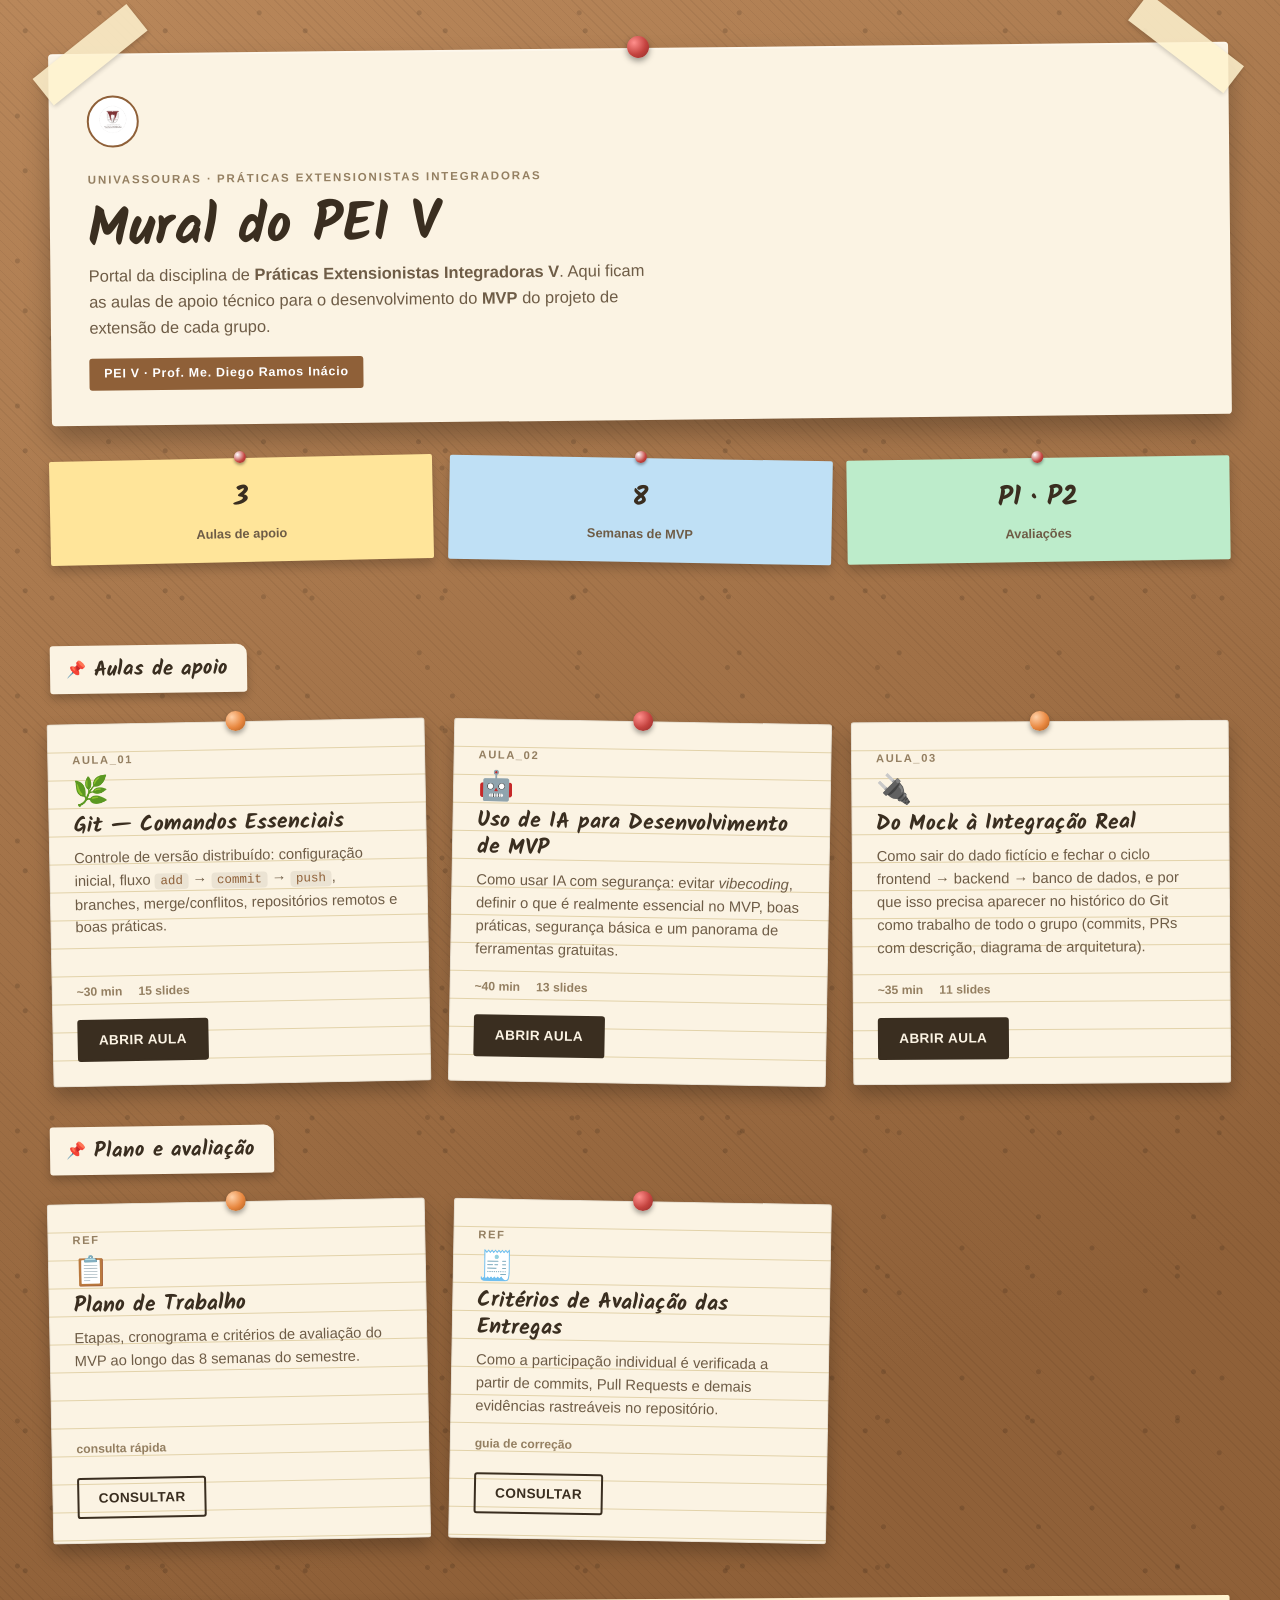
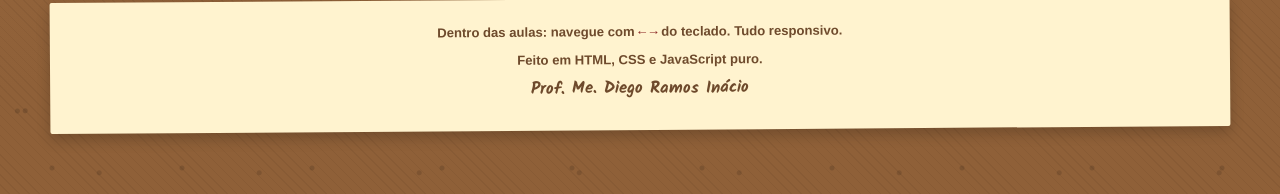
<file: index.html>
<!DOCTYPE html>
<html lang="pt-BR">
<head>
  <meta charset="UTF-8">
  <meta name="viewport" content="width=device-width, initial-scale=1.0">
  <title>PEI V — Portal da Disciplina</title>
  <link rel="preconnect" href="https://fonts.googleapis.com">
  <link rel="preconnect" href="https://fonts.gstatic.com" crossorigin>
  <link href="https://fonts.googleapis.com/css2?family=Kalam:wght@400;700&display=swap" rel="stylesheet">
  <link rel="stylesheet" href="assets/css/site.css">
</head>
<body>
  <div class="container">

    <!-- ===================== CABEÇALHO ===================== -->
    <header class="header">
      <span class="pin"></span>
      <img class="brasao" src="assets/img/logo_univassouras.png" alt="Universidade de Vassouras">
      <div class="eyebrow">univassouras · práticas extensionistas integradoras</div>
      <h1>Mural do PEI V</h1>
      <p>
        Portal da disciplina de <b>Práticas Extensionistas Integradoras V</b>. Aqui ficam as
        aulas de apoio técnico para o desenvolvimento do <b>MVP</b> do projeto de extensão de cada grupo.
      </p>
      <span class="inst">PEI V · Prof. Me. Diego Ramos Inácio</span>
    </header>

    <!-- ===================== NÚMEROS ===================== -->
    <div class="stats">
      <div class="stat-item"><span class="stat-number">3</span><div class="stat-label">Aulas de apoio</div></div>
      <div class="stat-item"><span class="stat-number">8</span><div class="stat-label">Semanas de MVP</div></div>
      <div class="stat-item"><span class="stat-number">P1 · P2</span><div class="stat-label">Avaliações</div></div>
    </div>

    <!-- ===================== AULAS ===================== -->
    <h2 class="grupo-titulo">Aulas de apoio</h2>
    <div class="courses-grid">

      <div class="course-card">
        <div class="course-num">aula_01</div>
        <div class="course-icon">🌿</div>
        <h3 class="course-title">Git — Comandos Essenciais</h3>
        <p class="course-description">Controle de versão distribuído: configuração inicial, fluxo <code>add</code> → <code>commit</code> → <code>push</code>, branches, merge/conflitos, repositórios remotos e boas práticas.</p>
        <div class="course-meta"><span>~30 min</span><span>15 slides</span></div>
        <a href="Aula_01_Git_Essencial.html" class="btn-primary">abrir aula</a>
      </div>

      <div class="course-card">
        <div class="course-num">aula_02</div>
        <div class="course-icon">🤖</div>
        <h3 class="course-title">Uso de IA para Desenvolvimento de MVP</h3>
        <p class="course-description">Como usar IA com segurança: evitar <em>vibecoding</em>, definir o que é realmente essencial no MVP, boas práticas, segurança básica e um panorama de ferramentas gratuitas.</p>
        <div class="course-meta"><span>~40 min</span><span>13 slides</span></div>
        <a href="Aula_02_IA_para_MVP.html" class="btn-primary">abrir aula</a>
      </div>

      <div class="course-card">
        <div class="course-num">aula_03</div>
        <div class="course-icon">🔌</div>
        <h3 class="course-title">Do Mock à Integração Real</h3>
        <p class="course-description">Como sair do dado fictício e fechar o ciclo frontend → backend → banco de dados, e por que isso precisa aparecer no histórico do Git como trabalho de todo o grupo (commits, PRs com descrição, diagrama de arquitetura).</p>
        <div class="course-meta"><span>~35 min</span><span>11 slides</span></div>
        <a href="Aula_03_Integracao_Real.html" class="btn-primary">abrir aula</a>
      </div>

    </div>

    <!-- ===================== APOIO ===================== -->
    <h2 class="grupo-titulo">Plano e avaliação</h2>
    <div class="courses-grid">

      <div class="course-card">
        <div class="course-num">ref</div>
        <div class="course-icon">📋</div>
        <h3 class="course-title">Plano de Trabalho</h3>
        <p class="course-description">Etapas, cronograma e critérios de avaliação do MVP ao longo das 8 semanas do semestre.</p>
        <div class="course-meta"><span>consulta rápida</span></div>
        <a href="Plano_de_Trabalho.html" class="btn-ghost">consultar</a>
      </div>

      <div class="course-card">
        <div class="course-num">ref</div>
        <div class="course-icon">🧾</div>
        <h3 class="course-title">Critérios de Avaliação das Entregas</h3>
        <p class="course-description">Como a participação individual é verificada a partir de commits, Pull Requests e demais evidências rastreáveis no repositório.</p>
        <div class="course-meta"><span>guia de correção</span></div>
        <a href="Criterios_Avaliacao.html" class="btn-ghost">consultar</a>
      </div>

    </div>

    <!-- ===================== RODAPÉ ===================== -->
    <div class="footer">
      <p>Dentro das aulas: navegue com <code>←</code> <code>→</code> do teclado. Tudo responsivo.</p>
      <p>Feito em HTML, CSS e JavaScript puro.</p>
      <p class="prof">Prof. Me. Diego Ramos Inácio</p>
    </div>

  </div>
</body>
</html>
</file>
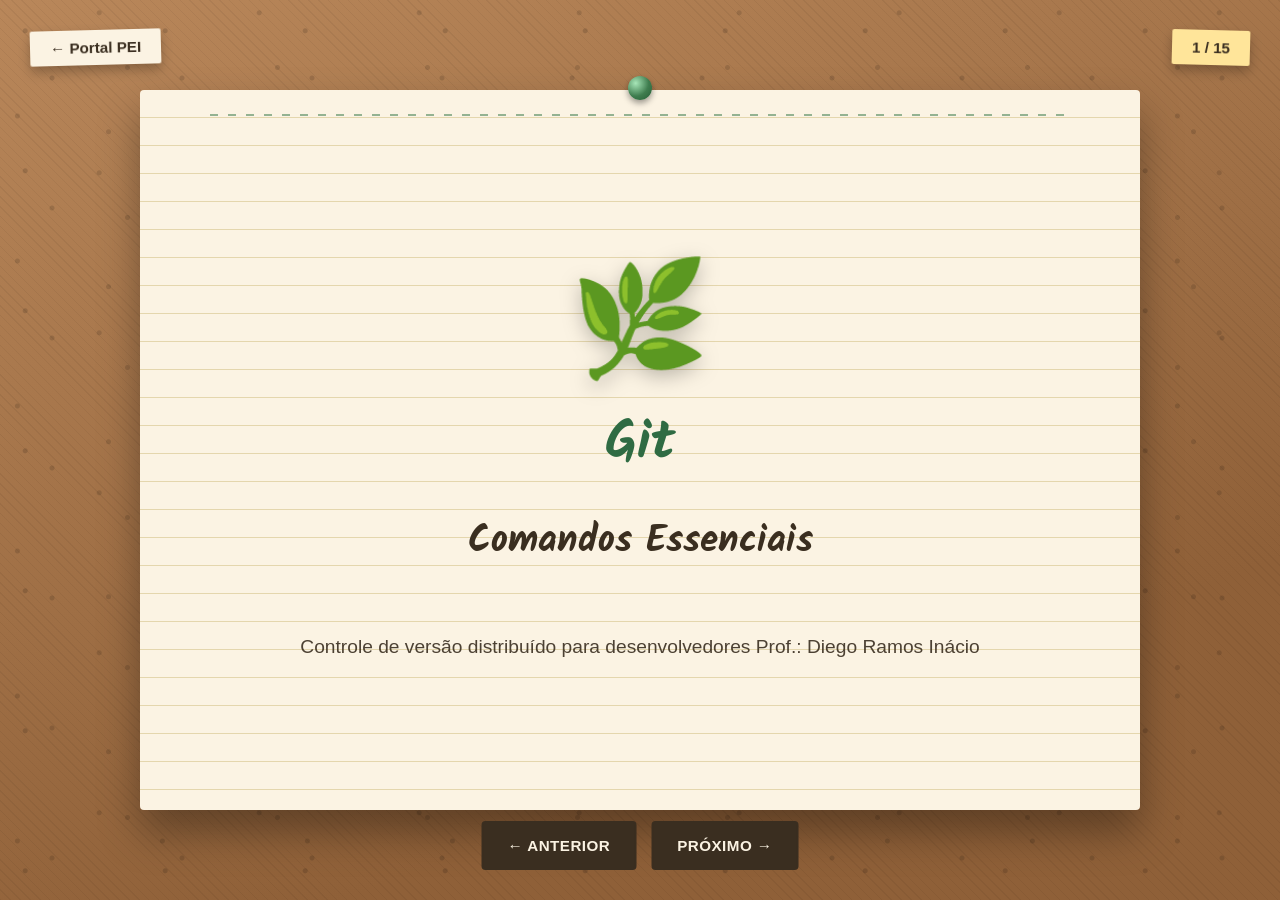
<file: Aula_01_Git_Essencial.html>
<!DOCTYPE html>
<html lang="pt-BR">
<head>
    <meta charset="UTF-8">
    <meta name="viewport" content="width=device-width, initial-scale=1.0">
    <title>Git - Comandos Essenciais</title>
    <link rel="preconnect" href="https://fonts.googleapis.com">
    <link rel="preconnect" href="https://fonts.gstatic.com" crossorigin>
    <link href="https://fonts.googleapis.com/css2?family=Kalam:wght@400;700&display=swap" rel="stylesheet">
    <style>
        * {
            margin: 0;
            padding: 0;
            box-sizing: border-box;
        }

        body {
            font-family: 'Trebuchet MS', 'Segoe UI', Verdana, sans-serif;
            background-color: #b9875a;
            background-image:
                radial-gradient(circle at 18% 22%, rgba(0,0,0,.14) 0 2px, transparent 3px),
                radial-gradient(circle at 62% 8%, rgba(0,0,0,.12) 0 2px, transparent 3px),
                radial-gradient(circle at 40% 60%, rgba(0,0,0,.13) 0 2px, transparent 3px),
                radial-gradient(circle at 85% 45%, rgba(0,0,0,.12) 0 2px, transparent 3px),
                radial-gradient(circle at 12% 80%, rgba(0,0,0,.13) 0 2px, transparent 3px),
                radial-gradient(circle at 70% 85%, rgba(0,0,0,.12) 0 2px, transparent 3px),
                repeating-linear-gradient(45deg, rgba(0,0,0,.05) 0 1px, transparent 1px 7px),
                linear-gradient(160deg, #b9875a, #8f6038 75%);
            background-size: 140px 140px, 160px 160px, 130px 130px, 150px 150px, 145px 145px, 155px 155px, auto, auto;
            color: #3a2e20;
            overflow: hidden;
        }

        .presentation {
            position: relative;
            width: 100vw;
            height: 100vh;
            display: flex;
            align-items: center;
            justify-content: center;
        }

        .slide {
            display: none;
            width: 90%;
            max-width: 1000px;
            height: 80%;
            background-color: #fbf3e3;
            background-image: repeating-linear-gradient(#fbf3e3 0 27px, #e4d6ad 27px 28px);
            border-radius: 4px;
            padding: 60px;
            text-align: center;
            box-shadow: 0 22px 40px rgba(0, 0, 0, 0.35);
            animation: slideIn 0.5s ease-in-out;
            position: relative;
        }

        .slide.active {
            display: flex;
            flex-direction: column;
            justify-content: center;
        }

        .slide::before {
            /* percevejo verde, como um nó de commit */
            content: "";
            position: absolute;
            top: -14px;
            left: 50%;
            transform: translateX(-50%);
            width: 24px;
            height: 24px;
            border-radius: 50%;
            background: radial-gradient(circle at 32% 30%, #a7e6b8, #3f7d4f 55%, #245c34 100%);
            box-shadow: 0 3px 6px rgba(0, 0, 0, 0.4);
            z-index: 3;
        }

        .slide::after {
            /* linha de commits pontilhada, lembrando git log --graph */
            content: "";
            position: absolute;
            top: 24px;
            left: 70px;
            right: 70px;
            height: 2px;
            background-image: repeating-linear-gradient(to right, #3f7d4f 0 8px, transparent 8px 18px);
            opacity: 0.55;
        }

        @keyframes slideIn {
            from {
                opacity: 0;
                transform: translateX(50px);
            }
            to {
                opacity: 1;
                transform: translateX(0);
            }
        }

        h1 {
            font-family: 'Kalam', 'Segoe Print', cursive;
            font-weight: 700;
            font-size: 3.4em;
            margin-bottom: 25px;
            color: #2f6b43;
        }

        h2 {
            font-family: 'Kalam', 'Segoe Print', cursive;
            font-weight: 700;
            font-size: 2.3em;
            margin-bottom: 35px;
            color: #3a2e20;
        }

        h3 {
            font-family: 'Kalam', 'Segoe Print', cursive;
            font-weight: 700;
            font-size: 1.6em;
            margin-bottom: 18px;
            color: #9c6b16;
        }

        .git-logo {
            font-size: 7em;
            margin: 10px 0 15px;
            filter: drop-shadow(0 6px 10px rgba(0, 0, 0, 0.25));
        }

        .command-box {
            background: #f3e8cf;
            border-radius: 6px;
            padding: 22px 26px;
            margin: 16px 0;
            font-family: 'Consolas', 'Courier New', monospace;
            border-left: 5px solid #3f7d4f;
            text-align: left;
            box-shadow: 0 4px 8px rgba(0, 0, 0, 0.15);
        }

        .command {
            color: #245c34;
            font-size: 1.15em;
            font-weight: bold;
            margin-bottom: 8px;
        }

        .description {
            color: #6e5c46;
            font-size: 1em;
            line-height: 1.5;
        }

        .workflow-step {
            background: #f3e8cf;
            border-left: 5px solid #b5652f;
            border-radius: 6px;
            padding: 22px 26px;
            margin: 14px 0;
            text-align: left;
            box-shadow: 0 4px 8px rgba(0, 0, 0, 0.15);
            transition: transform 0.25s ease;
        }

        .workflow-step:hover {
            transform: translateY(-4px);
            box-shadow: 0 10px 16px rgba(0, 0, 0, 0.2);
        }

        .step-number {
            display: inline-block;
            background: #b5652f;
            color: #fbf3e3;
            width: 38px;
            height: 38px;
            border-radius: 50%;
            line-height: 38px;
            text-align: center;
            font-weight: bold;
            margin-right: 15px;
            font-size: 1.15em;
        }

        .navigation {
            position: fixed;
            bottom: 30px;
            left: 50%;
            transform: translateX(-50%);
            display: flex;
            gap: 15px;
            z-index: 1000;
        }

        .nav-btn {
            padding: 14px 24px;
            background: #3a2e20;
            border: 2px solid #3a2e20;
            border-radius: 4px;
            color: #fbf3e3;
            cursor: pointer;
            font-size: 0.95em;
            font-weight: bold;
            letter-spacing: 0.03em;
            text-transform: uppercase;
            transition: all 0.2s ease;
        }

        .nav-btn:hover {
            background: #3f7d4f;
            border-color: #245c34;
            transform: rotate(-1deg);
        }

        .slide-counter {
            position: fixed;
            top: 30px;
            right: 30px;
            background: #ffe59a;
            color: #3a2e20;
            padding: 9px 20px;
            border-radius: 2px;
            font-size: 0.95em;
            font-weight: bold;
            box-shadow: 0 6px 12px rgba(0, 0, 0, 0.25);
            transform: rotate(1.5deg);
        }

        .home-btn {
            position: fixed;
            top: 30px;
            left: 30px;
            background: #fbf3e3;
            padding: 9px 20px;
            border-radius: 2px;
            font-size: 0.95em;
            font-weight: bold;
            color: #3a2e20;
            text-decoration: none;
            box-shadow: 0 6px 12px rgba(0, 0, 0, 0.25);
            transform: rotate(-1.5deg);
            display: inline-block;
        }
        .home-btn:hover { background: #ffe59a; }

        .important {
            color: #9c6b16;
            font-weight: bold;
        }

        .danger {
            color: #b23b3b;
            font-weight: bold;
        }

        .success {
            color: #2f6b43;
            font-weight: bold;
        }

        ul {
            text-align: left;
            list-style: none;
            padding: 0;
        }

        li {
            margin: 15px 0;
            padding-left: 30px;
            position: relative;
            font-size: 1.1em;
        }

        li::before {
            content: "🌿";
            position: absolute;
            left: 0;
            top: -2px;
            font-size: 0.85em;
        }

        .git-flow {
            display: flex;
            justify-content: space-around;
            align-items: center;
            margin: 30px 0;
            gap: 10px;
        }

        .flow-item {
            text-align: center;
            padding: 20px;
            background: #f3e8cf;
            border-radius: 6px;
            margin: 0;
            flex: 1;
            box-shadow: 0 4px 8px rgba(0, 0, 0, 0.15);
        }

        .arrow {
            font-size: 2em;
            color: #9c6b16;
        }

        @media (max-width: 768px) {
            .slide {
                padding: 30px;
                width: 95%;
            }

            h1 { font-size: 2.5em; }
            h2 { font-size: 2em; }
            .git-logo { font-size: 5em; }

            .nav-btn {
                padding: 12px 20px;
                font-size: 0.9em;
            }
        }
    </style>
</head>
<body>
    <a class="home-btn" href="index.html">&larr; Portal PEI</a>

    <div class="presentation">
        <!-- Slide 1: Título -->
        <div class="slide active">
            <div class="git-logo">🌿</div>
            <h1>Git</h1>
            <h2>Comandos Essenciais</h2>
            <p style="font-size: 1.2em; margin-top: 30px; opacity: 0.9;">
                Controle de versão distribuído para desenvolvedores
                Prof.: Diego Ramos Inácio
            </p>
        </div>

        <!-- Slide 2: O que é Git -->
        <div class="slide">
            <h2>O que é Git? 🤔</h2>
            <ul>
                <li>Sistema de <span class="success">controle de versão</span> distribuído</li>
                <li>Criado por <span class="important">Linus Torvalds</span> em 2005</li>
                <li>Rastreia <span class="success">mudanças</span> nos arquivos</li>
                <li>Permite <span class="success">colaboração</span> em equipe</li>
                <li>Mantém <span class="important">histórico completo</span> do projeto</li>
                <li>Funciona <span class="success">offline</span></li>
            </ul>
        </div>

        <!-- Slide 3: Configuração Inicial -->
        <div class="slide">
            <h2>Configuração Inicial ⚙️</h2>
            <div class="command-box">
                <div class="command">git config --global user.name "Seu Nome"</div>
                <div class="description">Define seu nome para commits</div>
            </div>
            <div class="command-box">
                <div class="command">git config --global user.email "seu@email.com"</div>
                <div class="description">Define seu email para commits</div>
            </div>
            <div class="command-box">
                <div class="command">git config --list</div>
                <div class="description">Mostra todas as configurações</div>
            </div>
        </div>

        <!-- Slide 4: Iniciando um Repositório -->
        <div class="slide">
            <h2>Iniciando um Repositório 🚀</h2>
            <div class="command-box">
                <div class="command">git init</div>
                <div class="description">Inicializa um novo repositório Git na pasta atual</div>
            </div>
            <div class="command-box">
                <div class="command">git clone &lt;url&gt;</div>
                <div class="description">Clona um repositório remoto para sua máquina</div>
            </div>
            <div class="command-box">
                <div class="command">git status</div>
                <div class="description">Mostra o estado atual do repositório</div>
            </div>
        </div>

        <!-- Slide 5: Comandos Básicos -->
        <div class="slide">
            <h2>Comandos Básicos 📝</h2>
            <div class="command-box">
                <div class="command">git add &lt;arquivo&gt;</div>
                <div class="description">Adiciona arquivo específico à área de stage</div>
            </div>
            <div class="command-box">
                <div class="command">git add .</div>
                <div class="description">Adiciona todos os arquivos modificados à área de stage</div>
            </div>
            <div class="command-box">
                <div class="command">git commit -m "mensagem"</div>
                <div class="description">Confirma as mudanças com uma mensagem descritiva</div>
            </div>
        </div>

        <!-- Slide 6: Fluxo de Trabalho -->
        <div class="slide">
            <h2>Fluxo de Trabalho Git 🔄</h2>
            <div class="git-flow">
                <div class="flow-item">
                    <h3>Working Directory</h3>
                    <p>Arquivos modificados</p>
                </div>
                <div class="arrow">→</div>
                <div class="flow-item">
                    <h3>Staging Area</h3>
                    <p>git add</p>
                </div>
                <div class="arrow">→</div>
                <div class="flow-item">
                    <h3>Repository</h3>
                    <p>git commit</p>
                </div>
            </div>
            <p style="margin-top: 30px; font-size: 1.1em;">
                <span class="important">Working Directory</span> → <span class="success">git add</span> →
                <span class="important">Staging</span> → <span class="success">git commit</span> →
                <span class="important">Repository</span>
            </p>
        </div>

        <!-- Slide 7: Visualizando Histórico -->
        <div class="slide">
            <h2>Visualizando Histórico 📊</h2>
            <div class="command-box">
                <div class="command">git log</div>
                <div class="description">Mostra histórico completo de commits</div>
            </div>
            <div class="command-box">
                <div class="command">git log --oneline</div>
                <div class="description">Histórico resumido em uma linha por commit</div>
            </div>
            <div class="command-box">
                <div class="command">git log --graph</div>
                <div class="description">Mostra histórico com representação gráfica</div>
            </div>
            <div class="command-box">
                <div class="command">git show &lt;commit&gt;</div>
                <div class="description">Mostra detalhes de um commit específico</div>
            </div>
        </div>

        <!-- Slide 8: Trabalhando com Branches -->
        <div class="slide">
            <h2>Trabalhando com Branches 🌳</h2>
            <div class="command-box">
                <div class="command">git branch</div>
                <div class="description">Lista todas as branches locais</div>
            </div>
            <div class="command-box">
                <div class="command">git branch &lt;nome&gt;</div>
                <div class="description">Cria uma nova branch</div>
            </div>
            <div class="command-box">
                <div class="command">git checkout &lt;branch&gt;</div>
                <div class="description">Muda para uma branch específica</div>
            </div>
            <div class="command-box">
                <div class="command">git checkout -b &lt;nome&gt;</div>
                <div class="description">Cria e muda para uma nova branch</div>
            </div>
        </div>

        <!-- Slide 9: Merge e Resolução de Conflitos -->
        <div class="slide">
            <h2>Merge e Conflitos 🤝</h2>
            <div class="command-box">
                <div class="command">git merge &lt;branch&gt;</div>
                <div class="description">Faz merge de uma branch na branch atual</div>
            </div>
            <div class="command-box">
                <div class="command">git diff</div>
                <div class="description">Mostra diferenças entre arquivos</div>
            </div>
            <div class="command-box">
                <div class="command">git mergetool</div>
                <div class="description">Abre ferramenta para resolver conflitos</div>
            </div>
            <p style="margin-top: 30px; font-size: 1.1em;">
                <span class="danger">Conflitos</span> acontecem quando duas branches modificam as mesmas linhas
            </p>
        </div>

        <!-- Slide 10: Repositórios Remotos -->
        <div class="slide">
            <h2>Repositórios Remotos 🌐</h2>
            <div class="command-box">
                <div class="command">git remote add origin &lt;url&gt;</div>
                <div class="description">Adiciona um repositório remoto</div>
            </div>
            <div class="command-box">
                <div class="command">git push origin main</div>
                <div class="description">Envia commits para o repositório remoto</div>
            </div>
            <div class="command-box">
                <div class="command">git pull origin main</div>
                <div class="description">Baixa e faz merge das mudanças remotas</div>
            </div>
            <div class="command-box">
                <div class="command">git fetch</div>
                <div class="description">Baixa mudanças sem fazer merge</div>
            </div>
        </div>

        <!-- Slide 11: Comandos Úteis -->
        <div class="slide">
            <h2>Comandos Úteis 🛠️</h2>
            <div class="command-box">
                <div class="command">git reset --soft HEAD~1</div>
                <div class="description">Desfaz último commit mantendo mudanças</div>
            </div>
            <div class="command-box">
                <div class="command">git reset --hard HEAD~1</div>
                <div class="description"><span class="danger">Desfaz último commit e mudanças</span></div>
            </div>
            <div class="command-box">
                <div class="command">git stash</div>
                <div class="description">Salva mudanças temporariamente</div>
            </div>
            <div class="command-box">
                <div class="command">git stash pop</div>
                <div class="description">Restaura mudanças salvas no stash</div>
            </div>
        </div>

        <!-- Slide 12: .gitignore -->
        <div class="slide">
            <h2>.gitignore 🚫</h2>
            <div style="text-align: left; margin: 30px 0;">
                <p style="font-size: 1.2em; margin-bottom: 20px;">Arquivo que especifica quais arquivos o Git deve ignorar:</p>
                <div class="command-box">
                    <div class="command"># Comentários</div>
                    <div class="command">*.log</div>
                    <div class="description">Ignora todos os arquivos .log</div>
                    <div class="command">node_modules/</div>
                    <div class="description">Ignora a pasta node_modules</div>
                    <div class="command">.env</div>
                    <div class="description">Ignora arquivo de configuração</div>
                    <div class="command">*.tmp</div>
                    <div class="description">Ignora arquivos temporários</div>
                </div>
            </div>
        </div>

        <!-- Slide 13: Boas Práticas -->
        <div class="slide">
            <h2>Boas Práticas ✨</h2>
            <ul>
                <li>Faça <span class="success">commits frequentes</span> e pequenos</li>
                <li>Use <span class="important">mensagens descritivas</span> nos commits</li>
                <li>Crie <span class="success">branches</span> para novas features</li>
                <li>Sempre <span class="success">teste</span> antes de fazer push</li>
                <li>Use <span class="important">.gitignore</span> para arquivos desnecessários</li>
                <li>Faça <span class="success">pull</span> antes de push</li>
                <li>Resolva <span class="danger">conflitos</span> cuidadosamente</li>
            </ul>
        </div>

        <!-- Slide 14: Recursos Adicionais -->
        <div class="slide">
            <h2>Recursos Adicionais 📚</h2>
            <ul>
                <li><span class="success">GitHub</span> - Hospedagem de repositórios</li>
                <li><span class="success">GitLab</span> - Plataforma DevOps completa</li>
                <li><span class="success">Bitbucket</span> - Integração com Atlassian</li>
                <li><span class="important">Git GUI</span> - Interface gráfica</li>
                <li><span class="important">VS Code</span> - Extensões para Git</li>
                <li><span class="success">git-flow</span> - Modelo de branching</li>
            </ul>
            <p style="margin-top: 40px; font-size: 1.2em;">
                📖 Documentação oficial: <span class="important">git-scm.com</span>
            </p>
        </div>

        <!-- Slide 15: Conclusão -->
        <div class="slide">
            <div class="git-logo">🎯</div>
            <h2>Conclusão</h2>
            <p style="font-size: 1.3em; margin: 30px 0; line-height: 1.6;">
                Git é uma <span class="success">ferramenta essencial</span> para qualquer desenvolvedor.<br>
                Com estes comandos você já pode <span class="important">começar a versionar</span> seus projetos!
            </p>
            <div style="margin-top: 50px;">
                <h3>🚀 Próximos Passos:</h3>
                <ul style="text-align: center; list-style: none;">
                    <li style="margin: 15px 0;">Pratique com projetos pessoais</li>
                    <li style="margin: 15px 0;">Explore GitHub/GitLab</li>
                    <li style="margin: 15px 0;">Aprenda sobre Git Flow</li>
                </ul>
            </div>
        </div>
    </div>

    <div class="slide-counter">
        <span id="current-slide">1</span> / <span id="total-slides">15</span>
    </div>

    <div class="navigation">
        <button class="nav-btn" onclick="previousSlide()">← Anterior</button>
        <button class="nav-btn" onclick="nextSlide()">Próximo →</button>
    </div>

    <script>
        let currentSlide = 0;
        const slides = document.querySelectorAll('.slide');
        const totalSlides = slides.length;

        document.getElementById('total-slides').textContent = totalSlides;

        function showSlide(n) {
            slides[currentSlide].classList.remove('active');
            currentSlide = (n + totalSlides) % totalSlides;
            slides[currentSlide].classList.add('active');
            document.getElementById('current-slide').textContent = currentSlide + 1;
        }

        function nextSlide() {
            showSlide(currentSlide + 1);
        }

        function previousSlide() {
            showSlide(currentSlide - 1);
        }

        // Navegação por teclado
        document.addEventListener('keydown', function(e) {
            if (e.key === 'ArrowRight' || e.key === ' ') {
                nextSlide();
            } else if (e.key === 'ArrowLeft') {
                previousSlide();
            } else if (e.key === 'Home') {
                showSlide(0);
            } else if (e.key === 'End') {
                showSlide(totalSlides - 1);
            }
        });

        // Auto-play opcional (descomente para ativar)
        // setInterval(nextSlide, 10000); // Muda slide a cada 10 segundos
    </script>
</body>

</html>
</file>
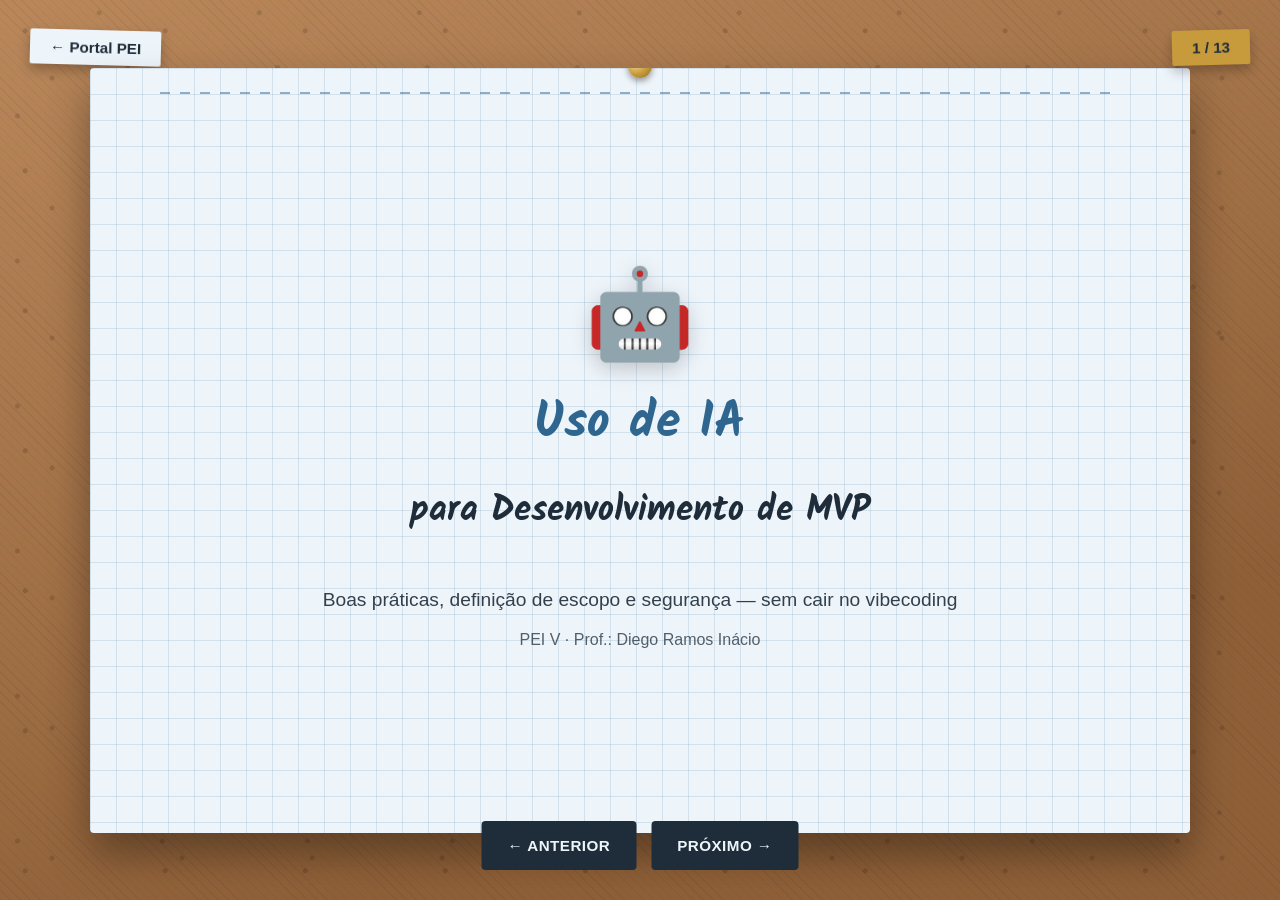
<file: Aula_02_IA_para_MVP.html>
<!DOCTYPE html>
<html lang="pt-BR">
<head>
    <meta charset="UTF-8">
    <meta name="viewport" content="width=device-width, initial-scale=1.0">
    <title>Uso de IA para Desenvolvimento de MVP</title>
    <link rel="preconnect" href="https://fonts.googleapis.com">
    <link rel="preconnect" href="https://fonts.gstatic.com" crossorigin>
    <link href="https://fonts.googleapis.com/css2?family=Kalam:wght@400;700&display=swap" rel="stylesheet">
    <style>
        * {
            margin: 0;
            padding: 0;
            box-sizing: border-box;
        }

        body {
            font-family: 'Trebuchet MS', 'Segoe UI', Verdana, sans-serif;
            background-color: #b9875a;
            background-image:
                radial-gradient(circle at 18% 22%, rgba(0,0,0,.14) 0 2px, transparent 3px),
                radial-gradient(circle at 62% 8%, rgba(0,0,0,.12) 0 2px, transparent 3px),
                radial-gradient(circle at 40% 60%, rgba(0,0,0,.13) 0 2px, transparent 3px),
                radial-gradient(circle at 85% 45%, rgba(0,0,0,.12) 0 2px, transparent 3px),
                radial-gradient(circle at 12% 80%, rgba(0,0,0,.13) 0 2px, transparent 3px),
                radial-gradient(circle at 70% 85%, rgba(0,0,0,.12) 0 2px, transparent 3px),
                repeating-linear-gradient(45deg, rgba(0,0,0,.05) 0 1px, transparent 1px 7px),
                linear-gradient(160deg, #b9875a, #8f6038 75%);
            background-size: 140px 140px, 160px 160px, 130px 130px, 150px 150px, 145px 145px, 155px 155px, auto, auto;
            color: #1f2d3a;
            overflow: hidden;
        }

        .presentation {
            position: relative;
            width: 100vw;
            height: 100vh;
            display: flex;
            align-items: center;
            justify-content: center;
        }

        .slide {
            display: none;
            width: 92%;
            max-width: 1100px;
            height: 85%;
            background-color: #eef5fa;
            background-image:
                linear-gradient(rgba(47,102,144,.14) 1px, transparent 1px),
                linear-gradient(90deg, rgba(47,102,144,.14) 1px, transparent 1px);
            background-size: 26px 26px;
            border-radius: 4px;
            padding: 50px 60px;
            text-align: center;
            box-shadow: 0 22px 40px rgba(0, 0, 0, 0.35);
            animation: slideIn 0.5s ease-in-out;
            overflow-y: auto;
            position: relative;
        }

        .slide.active {
            display: flex;
            flex-direction: column;
            justify-content: center;
        }

        .slide::before {
            /* percevejo dourado, como um ponto de solda num circuito */
            content: "";
            position: absolute;
            top: -14px;
            left: 50%;
            transform: translateX(-50%);
            width: 24px;
            height: 24px;
            border-radius: 50%;
            background: radial-gradient(circle at 32% 30%, #ffe3a0, #c79a3c 55%, #8f6a1f 100%);
            box-shadow: 0 3px 6px rgba(0, 0, 0, 0.4);
            z-index: 3;
        }

        .slide::after {
            /* trilha de circuito pontilhada no topo da prancheta */
            content: "";
            position: absolute;
            top: 24px;
            left: 70px;
            right: 70px;
            height: 2px;
            background-image: repeating-linear-gradient(to right, #2f6690 0 10px, transparent 10px 20px);
            opacity: 0.5;
        }

        @keyframes slideIn {
            from {
                opacity: 0;
                transform: translateX(50px);
            }
            to {
                opacity: 1;
                transform: translateX(0);
            }
        }

        h1 {
            font-family: 'Kalam', 'Segoe Print', cursive;
            font-weight: 700;
            font-size: 3.1em;
            margin-bottom: 20px;
            color: #2f6690;
        }

        h2 {
            font-family: 'Kalam', 'Segoe Print', cursive;
            font-weight: 700;
            font-size: 2.2em;
            margin-bottom: 30px;
            color: #1f2d3a;
        }

        h3 {
            font-family: 'Kalam', 'Segoe Print', cursive;
            font-weight: 700;
            font-size: 1.55em;
            margin-bottom: 15px;
            color: #b4790b;
        }

        .big-icon {
            font-size: 5.5em;
            margin: 10px 0 18px;
            filter: drop-shadow(0 6px 10px rgba(0, 0, 0, 0.2));
        }

        .command-box {
            background: #dce9f1;
            border-radius: 6px;
            padding: 20px 24px;
            margin: 14px 0;
            font-family: 'Consolas', 'Courier New', monospace;
            border-left: 5px solid #2f6690;
            text-align: left;
            box-shadow: 0 4px 8px rgba(0, 0, 0, 0.12);
        }

        .command {
            color: #1d4a68;
            font-size: 1.1em;
            font-weight: bold;
            margin-bottom: 8px;
        }

        .description {
            color: #4c5f70;
            font-size: 0.98em;
            line-height: 1.5;
        }

        .workflow-step {
            background: #dce9f1;
            border-left: 5px solid #b4790b;
            border-radius: 6px;
            padding: 20px 25px;
            margin: 12px 0;
            text-align: left;
            box-shadow: 0 4px 8px rgba(0, 0, 0, 0.12);
            transition: transform 0.25s ease;
        }

        .workflow-step:hover {
            transform: translateY(-4px);
            box-shadow: 0 10px 16px rgba(0, 0, 0, 0.18);
        }

        .step-number {
            display: inline-block;
            background: #b4790b;
            color: #eef5fa;
            width: 34px;
            height: 34px;
            border-radius: 50%;
            line-height: 34px;
            text-align: center;
            font-weight: bold;
            margin-right: 15px;
            font-size: 1.05em;
        }

        .navigation {
            position: fixed;
            bottom: 30px;
            left: 50%;
            transform: translateX(-50%);
            display: flex;
            gap: 15px;
            z-index: 1000;
        }

        .nav-btn {
            padding: 14px 24px;
            background: #1f2d3a;
            border: 2px solid #1f2d3a;
            border-radius: 4px;
            color: #eef5fa;
            cursor: pointer;
            font-size: 0.95em;
            font-weight: bold;
            letter-spacing: 0.03em;
            text-transform: uppercase;
            transition: all 0.2s ease;
        }

        .nav-btn:hover {
            background: #2f6690;
            border-color: #1d4a68;
            transform: rotate(1deg);
        }

        .slide-counter {
            position: fixed;
            top: 30px;
            right: 30px;
            background: #c79a3c;
            color: #1f2d3a;
            padding: 9px 20px;
            border-radius: 2px;
            font-size: 0.95em;
            font-weight: bold;
            box-shadow: 0 6px 12px rgba(0, 0, 0, 0.25);
            transform: rotate(-1.5deg);
        }

        .home-btn {
            position: fixed;
            top: 30px;
            left: 30px;
            background: #eef5fa;
            padding: 9px 20px;
            border-radius: 2px;
            font-size: 0.95em;
            font-weight: bold;
            color: #1f2d3a;
            text-decoration: none;
            box-shadow: 0 6px 12px rgba(0, 0, 0, 0.25);
            transform: rotate(1.5deg);
            display: inline-block;
        }
        .home-btn:hover { background: #c79a3c; }

        .important { color: #b4790b; font-weight: bold; }
        .danger { color: #b23b3b; font-weight: bold; }
        .success { color: #2f6690; font-weight: bold; }

        ul { text-align: left; list-style: none; padding: 0; }

        li {
            margin: 12px 0;
            padding-left: 30px;
            position: relative;
            font-size: 1.08em;
        }

        li::before {
            content: "▣";
            position: absolute;
            left: 0;
            color: #2f6690;
            font-weight: bold;
        }

        .subtle-list li {
            font-size: 0.95em;
            margin: 8px 0;
        }

        table.ai-table {
            width: 100%;
            border-collapse: collapse;
            margin: 10px 0;
            font-size: 0.92em;
            text-align: left;
            background: #fbfdff;
        }
        table.ai-table th {
            background: #2f6690;
            color: #eef5fa;
            padding: 10px 12px;
            border-bottom: 2px solid #1d4a68;
        }
        table.ai-table td {
            padding: 10px 12px;
            border-bottom: 1px solid #cddce6;
            color: #1f2d3a;
        }
        table.ai-table tr:hover td { background: #dce9f1; }
        table.ai-table code {
            font-family: Consolas, monospace;
            background: #dce9f1;
            color: #1d4a68;
            padding: 0.05rem 0.35rem;
            border-radius: 4px;
        }

        .source-note {
            margin-top: 18px;
            font-size: 0.85em;
            color: #4c5f70;
            border-top: 1px dashed #9fb8c8;
            padding-top: 12px;
        }

        .checklist-box {
            background: #dce9f1;
            border: 2px solid #b4790b;
            border-radius: 10px;
            padding: 25px 30px;
            text-align: left;
            margin-top: 10px;
        }
        .checklist-box label {
            display: block;
            margin: 10px 0;
            font-size: 1.05em;
            color: #1f2d3a;
        }

        @media (max-width: 768px) {
            .slide { padding: 30px; width: 95%; }
            h1 { font-size: 2.3em; }
            h2 { font-size: 1.7em; }
            .big-icon { font-size: 4em; }
            .nav-btn { padding: 12px 20px; font-size: 0.9em; }
            table.ai-table { font-size: 0.78em; }
        }
    </style>
</head>
<body>
    <a class="home-btn" href="index.html">&larr; Portal PEI</a>

    <div class="presentation">
        <!-- Slide 1: Título -->
        <div class="slide active">
            <div class="big-icon">🤖</div>
            <h1>Uso de IA</h1>
            <h2>para Desenvolvimento de MVP</h2>
            <p style="font-size: 1.2em; margin-top: 20px; opacity: 0.9;">
                Boas práticas, definição de escopo e segurança &mdash; sem cair no vibecoding
            </p>
            <p style="margin-top: 20px; font-size: 1em; opacity: 0.75;">
                PEI V &middot; Prof.: Diego Ramos Inácio
            </p>
        </div>

        <!-- Slide 2: O Problema -->
        <div class="slide">
            <h2>Um MVP gerado numa tarde 🚨</h2>
            <ul>
                <li>Funciona perfeitamente na <span class="success">demo</span>...</li>
                <li>...mas quebra no <span class="danger">primeiro teste com usuário real</span></li>
                <li>Tem <span class="danger">senha/chave de API exposta</span> direto no código</li>
                <li>O próprio aluno <span class="danger">não consegue explicar</span> o que o código faz na banca</li>
            </ul>
            <p style="margin-top: 30px; font-size: 1.15em;">
                Isso é <span class="important">vibecoding</span>: aceitar o que a IA gera sem entender, sem revisar, sem conseguir defender.
            </p>
        </div>

        <!-- Slide 3: O que é vibecoding -->
        <div class="slide">
            <h2>O que é "vibecoding"? 💭</h2>
            <ul>
                <li>Pedir código para a IA e <span class="danger">aceitar sem ler</span></li>
                <li>Não saber explicar <span class="important">por que</span> o código funciona (ou se funciona)</li>
                <li>Deixar a IA decidir o <span class="important">escopo</span> do projeto, não só a implementação</li>
                <li>Confundir "a demo rodou" com "o problema foi resolvido"</li>
            </ul>
            <p style="margin-top: 30px; font-size: 1.2em;">
                Regra prática: <span class="success">"Se eu não consigo explicar em 2 frases o que esse código faz e por que, eu não comito."</span>
            </p>
        </div>

        <!-- Slide 4: Por que compromete a nota -->
        <div class="slide">
            <h2>Por que isso compromete sua nota ⚠️</h2>
            <div class="command-box">
                <div class="command">Critérios de avaliação do PEI V</div>
                <div class="description">
                    "Alterações geradas automaticamente" e "participação apenas declarada, sem evidência verificável"
                    <span class="danger">NÃO contam</span> como participação individual.
                </div>
            </div>
            <ul style="margin-top: 20px;">
                <li>A nota é por <span class="important">autoria comprovada</span>: commits, PRs, revisões, correções após feedback</li>
                <li>Quem não entende o próprio PR <span class="danger">não consegue defendê-lo</span> numa Issue de avaliação nem na banca</li>
                <li>Commit pequeno e compreensível vale <span class="success">mais</span> que vários commits gerados em bloco</li>
            </ul>
        </div>

        <!-- Slide 5: Definindo o que é importante -->
        <div class="slide">
            <h2>Definir o que é importante <span style="font-size:0.8em">antes</span> do prompt 🎯</h2>
            <div class="workflow-step">
                <span class="step-number">1</span>
                Volte ao <span class="important">problema validado</span> com os 3 usuários reais (etapa 1 do plano de trabalho). A IA não conhece o problema, só o que você escreve.
            </div>
            <div class="workflow-step">
                <span class="step-number">2</span>
                Use <span class="important">MoSCoW</span> (Must / Should / Could / Won't) sobre o Lean Canvas da etapa 2 para priorizar.
            </div>
            <div class="workflow-step">
                <span class="step-number">3</span>
                Regra: <span class="success">MVP = a menor coisa que testa a hipótese</span>, não a maior coisa que a IA consegue gerar.
            </div>
        </div>

        <!-- Slide 6: Boas práticas de uso de IA -->
        <div class="slide">
            <h2>Boas práticas no uso de IA 📝</h2>
            <ul>
                <li>Prompt com <span class="success">contexto real</span>: problema, público, stack &mdash; nunca genérico</li>
                <li><span class="important">Ler linha a linha</span> todo código gerado antes de aceitar</li>
                <li>Pedir à IA para <span class="success">explicar o próprio código</span> que gerou &mdash; teste de entendimento</li>
                <li>Comitar em <span class="important">pedaços pequenos e compreensíveis</span></li>
                <li>Usar IA também para gerar <span class="success">testes e casos de borda</span>, não só features</li>
                <li>Checar se <span class="danger">bibliotecas sugeridas existem de fato</span> e são mantidas (IA alucina nomes de pacotes)</li>
            </ul>
        </div>

        <!-- Slide 6b: Exemplo - feature, teste e caso de borda -->
        <div class="slide">
            <h2>Feature, teste e caso de borda 🧩</h2>
            <p style="text-align:left; font-size:1.05em; margin-bottom: 10px;">
                <span class="important">Feature:</span> validar se alguém pode se cadastrar no sistema (idade mínima de 16 anos).
            </p>
            <div class="command-box">
                <div class="command">def pode_cadastrar(idade):<br>&nbsp;&nbsp;&nbsp;&nbsp;return idade &gt;= 16</div>
                <div class="description">A IA gera isso fácil &mdash; é só a feature, ainda sem nenhum teste</div>
            </div>
            <div class="command-box">
                <div class="command">def test_maior_de_idade_pode_cadastrar():<br>&nbsp;&nbsp;&nbsp;&nbsp;assert pode_cadastrar(20) == True</div>
                <div class="description"><span class="success">Teste comum:</span> confirma o caminho esperado</div>
            </div>
            <div class="command-box">
                <div class="command">def test_idade_negativa():<br>&nbsp;&nbsp;&nbsp;&nbsp;assert pode_cadastrar(-1) == False</div>
                <div class="description"><span class="danger">Caso de borda:</span> entrada inválida que a regra simples não trata explicitamente &mdash; exatamente o tipo de furo que aparece quando um usuário real digita algo inesperado</div>
            </div>
            <p style="margin-top: 10px; font-size: 1.05em;">
                Pedir só a feature para a IA não é suficiente: <span class="important">peça também os testes e os casos de borda</span>.
            </p>
        </div>

        <!-- Slide 7: Segurança básica -->
        <div class="slide">
            <h2>Segurança básica para o MVP 🔒</h2>
            <div class="command-box">
                <div class="command">.gitignore + variáveis de ambiente</div>
                <div class="description">Nunca commitar senha, token ou API key</div>
            </div>
            <div class="command-box">
                <div class="command">Validação de entrada</div>
                <div class="description">Todo dado vindo de formulário/usuário deve ser validado</div>
            </div>
            <div class="command-box">
                <div class="command">HTTPS + autenticação mínima decente</div>
                <div class="description">Nunca implementar hash de senha "na mão"</div>
            </div>
            <div class="command-box">
                <div class="command">"Revise a segurança deste código"</div>
                <div class="description">Pedir isso à IA é uma prática válida e barata &mdash; use-a também para revisar, não só gerar</div>
            </div>
        </div>

        <!-- Slide 8: Ranking de IAs gratuitas - como comparar -->
        <div class="slide">
            <h2>Ranking de IAs gratuitas: como comparar de verdade 📊</h2>
            <ul>
                <li>Benchmarks (SWE-bench, Artificial Analysis) mudam <span class="important">mês a mês</span></li>
                <li>Blogs agregadores costumam citar números <span class="danger">desatualizados ou de metodologias diferentes</span></li>
                <li>Regra: <span class="success">não confie em ranking de blog, confie na fonte oficial</span> &mdash; o mesmo princípio vale para código gerado por IA</li>
            </ul>
            <div class="command-box" style="margin-top: 20px;">
                <div class="command">Fontes para consultar em aula, em tempo real</div>
                <div class="description">
                    swebench.com/verified.html &mdash; benchmark de tarefas reais de código (resolver issues de repositórios reais)<br><br>
                    artificialanalysis.ai &mdash; índice de custo x performance dos modelos<br><br>
                    páginas oficiais de preço:<br>
                    (github.com/features/copilot/plans, claude.ai/pricing, cursor.com/pricing, gemini.google.com)
                </div>
            </div>
        </div>

        <!-- Slide 9: Ferramentas gratuitas e configuração -->
        <div class="slide">
            <h2>Ferramentas gratuitas &mdash; configuração básica ⚙️</h2>
            <table class="ai-table">
                <tr>
                    <th>Ferramenta</th>
                    <th>Acesso gratuito</th>
                    <th>Configuração básica</th>
                </tr>
                <tr>
                    <td>Claude.ai / ChatGPT (free)</td>
                    <td>Chat web, modelos menores do catálogo</td>
                    <td>Pensar arquitetura/prompt antes de gerar código; revisar manualmente</td>
                </tr>
                <tr>
                    <td>GitHub Copilot Free</td>
                    <td>Extensão no VS Code, cota limitada</td>
                    <td>Login com conta GitHub; nunca deixar token em arquivo versionado</td>
                </tr>
                <tr>
                    <td>Gemini (CLI / AI Studio)</td>
                    <td>API com cota diária gratuita</td>
                    <td>API key sempre em variável de ambiente, nunca hardcoded</td>
                </tr>
                <tr>
                    <td>Cursor (free tier)</td>
                    <td>Editor próprio, cota de requisições</td>
                    <td>Arquivo <code>.cursorrules</code> no projeto com contexto fixo do MVP</td>
                </tr>
                <tr>
                    <td>DeepSeek (free)</td>
                    <td>Chat web / API barata</td>
                    <td>Boa p/ iteração rápida &mdash; sempre revisar antes de aceitar</td>
                </tr>
                <tr>
                    <td>Ollama (modelo local)</td>
                    <td>100% gratuito, roda na máquina</td>
                    <td>Opção offline &mdash; zero risco de vazar dado sensível do projeto</td>
                </tr>
            </table>
            <p class="source-note">
                "Gratuito" sempre tem uma troca: cota, modelo mais fraco, ou seus dados/prompts usados para treinar o próximo modelo.
                <span class="danger">Nunca cole dado sensível de usuário real</span> da comunidade atendida pelo projeto de extensão em ferramenta gratuita sem checar a política de privacidade.
            </p>
        </div>

        <!-- Slide 10: Atividade prática -->
        <div class="slide">
            <h2>Atividade prática 🧪</h2>
            <div class="workflow-step">
                <span class="step-number">1</span>
                Em grupo, peguem um trecho real do próprio MVP e gerem uma função com IA.
            </div>
            <div class="workflow-step">
                <span class="step-number">2</span>
                Apliquem o checklist de revisão (entendimento + segurança) antes de aceitar.
            </div>
            <div class="workflow-step">
                <span class="step-number">3</span>
                Justifiquem por escrito, no formato de Issue usado na disciplina, por que aceitaram ou rejeitaram o código.
            </div>
        </div>

        <!-- Slide 11: Checklist final -->
        <div class="slide">
            <h2>Checklist antes de comitar ✅</h2>
            <div class="checklist-box">
                <label>☐ Eu entendo o que esse código faz</label>
                <label>☐ Eu testei</label>
                <label>☐ Não expõe segredo (senha, token, chave de API)</label>
                <label>☐ Resolve o problema validado com usuários reais</label>
                <label>☐ Eu consigo explicar em uma frase por que fiz assim</label>
            </div>
        </div>

        <!-- Slide 12: Conclusão -->
        <div class="slide">
            <div class="big-icon">🎯</div>
            <h2>Conclusão</h2>
            <p style="font-size: 1.25em; margin: 25px 0; line-height: 1.6;">
                IA é uma <span class="success">ferramenta poderosa</span> para construir o MVP mais rápido &mdash;
                desde que você mantenha o <span class="important">controle do escopo, do entendimento e da segurança</span>.
            </p>
            <ul class="subtle-list" style="margin-top: 10px;">
                <li>Defina o essencial antes de abrir o prompt</li>
                <li>Revise e entenda tudo que a IA gerar</li>
                <li>Nunca exponha segredo nem dado sensível de usuário</li>
                <li>Confirme ranking e limites em fontes oficiais, não em blogs</li>
            </ul>
        </div>
    </div>

    <div class="slide-counter">
        <span id="current-slide">1</span> / <span id="total-slides">13</span>
    </div>

    <div class="navigation">
        <button class="nav-btn" onclick="previousSlide()">← Anterior</button>
        <button class="nav-btn" onclick="nextSlide()">Próximo →</button>
    </div>

    <script>
        let currentSlide = 0;
        const slides = document.querySelectorAll('.slide');
        const totalSlides = slides.length;

        document.getElementById('total-slides').textContent = totalSlides;

        function showSlide(n) {
            slides[currentSlide].classList.remove('active');
            currentSlide = (n + totalSlides) % totalSlides;
            slides[currentSlide].classList.add('active');
            document.getElementById('current-slide').textContent = currentSlide + 1;
        }

        function nextSlide() {
            showSlide(currentSlide + 1);
        }

        function previousSlide() {
            showSlide(currentSlide - 1);
        }

        document.addEventListener('keydown', function(e) {
            if (e.key === 'ArrowRight' || e.key === ' ') {
                nextSlide();
            } else if (e.key === 'ArrowLeft') {
                previousSlide();
            } else if (e.key === 'Home') {
                showSlide(0);
            } else if (e.key === 'End') {
                showSlide(totalSlides - 1);
            }
        });
    </script>
</body>
</html>
</file>
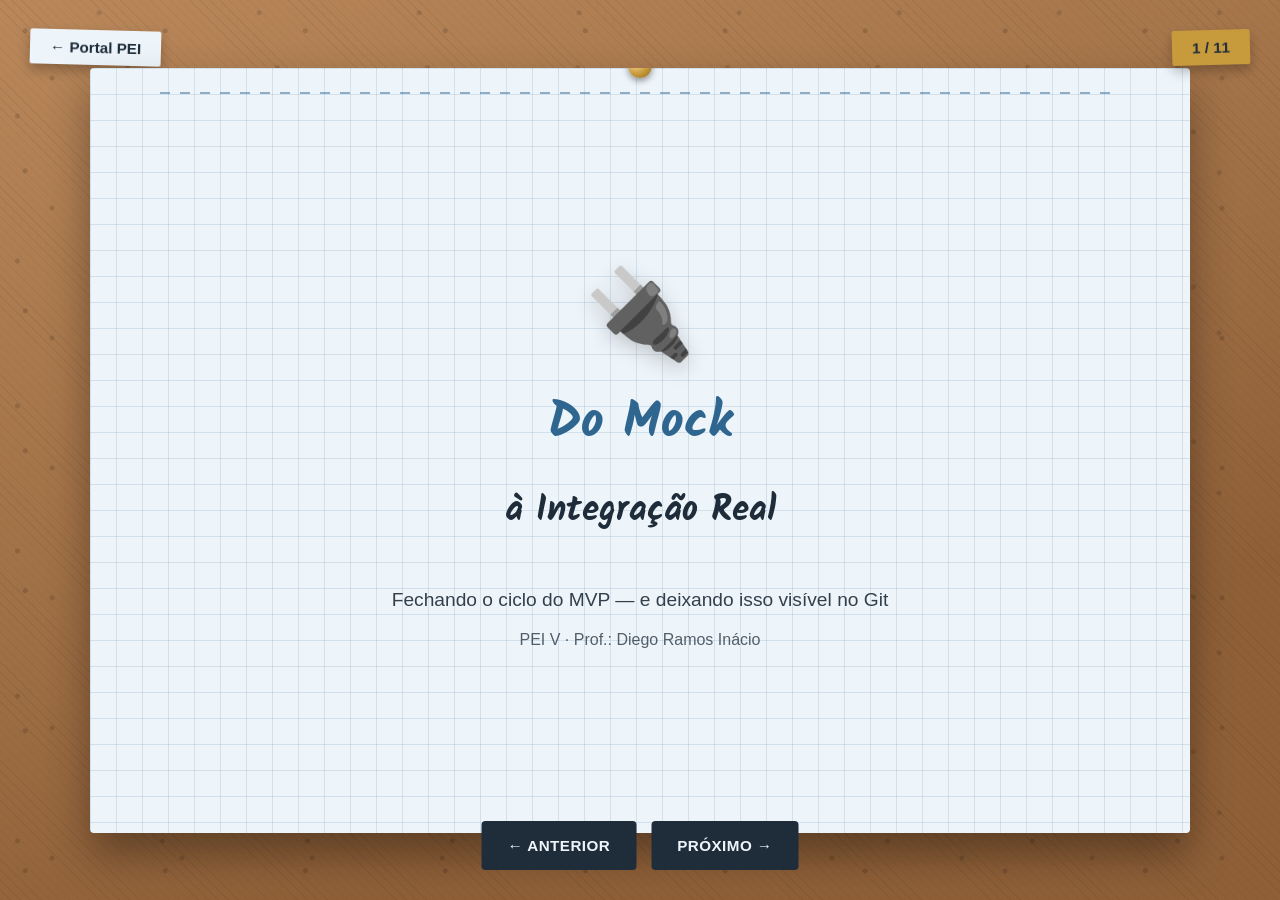
<file: Aula_03_Integracao_Real.html>
<!DOCTYPE html>
<html lang="pt-BR">
<head>
    <meta charset="UTF-8">
    <meta name="viewport" content="width=device-width, initial-scale=1.0">
    <title>Do Mock à Integração Real</title>
    <link rel="preconnect" href="https://fonts.googleapis.com">
    <link rel="preconnect" href="https://fonts.gstatic.com" crossorigin>
    <link href="https://fonts.googleapis.com/css2?family=Kalam:wght@400;700&display=swap" rel="stylesheet">
    <style>
        * {
            margin: 0;
            padding: 0;
            box-sizing: border-box;
        }

        body {
            font-family: 'Trebuchet MS', 'Segoe UI', Verdana, sans-serif;
            background-color: #b9875a;
            background-image:
                radial-gradient(circle at 18% 22%, rgba(0,0,0,.14) 0 2px, transparent 3px),
                radial-gradient(circle at 62% 8%, rgba(0,0,0,.12) 0 2px, transparent 3px),
                radial-gradient(circle at 40% 60%, rgba(0,0,0,.13) 0 2px, transparent 3px),
                radial-gradient(circle at 85% 45%, rgba(0,0,0,.12) 0 2px, transparent 3px),
                radial-gradient(circle at 12% 80%, rgba(0,0,0,.13) 0 2px, transparent 3px),
                radial-gradient(circle at 70% 85%, rgba(0,0,0,.12) 0 2px, transparent 3px),
                repeating-linear-gradient(45deg, rgba(0,0,0,.05) 0 1px, transparent 1px 7px),
                linear-gradient(160deg, #b9875a, #8f6038 75%);
            background-size: 140px 140px, 160px 160px, 130px 130px, 150px 150px, 145px 145px, 155px 155px, auto, auto;
            color: #1f2d3a;
            overflow: hidden;
        }

        .presentation {
            position: relative;
            width: 100vw;
            height: 100vh;
            display: flex;
            align-items: center;
            justify-content: center;
        }

        .slide {
            display: none;
            width: 92%;
            max-width: 1100px;
            height: 85%;
            background-color: #eef5fa;
            background-image:
                linear-gradient(rgba(47,102,144,.14) 1px, transparent 1px),
                linear-gradient(90deg, rgba(47,102,144,.14) 1px, transparent 1px);
            background-size: 26px 26px;
            border-radius: 4px;
            padding: 50px 60px;
            text-align: center;
            box-shadow: 0 22px 40px rgba(0, 0, 0, 0.35);
            animation: slideIn 0.5s ease-in-out;
            overflow-y: auto;
            position: relative;
        }

        .slide.active {
            display: flex;
            flex-direction: column;
            justify-content: center;
        }

        .slide::before {
            content: "";
            position: absolute;
            top: -14px;
            left: 50%;
            transform: translateX(-50%);
            width: 24px;
            height: 24px;
            border-radius: 50%;
            background: radial-gradient(circle at 32% 30%, #ffe3a0, #c79a3c 55%, #8f6a1f 100%);
            box-shadow: 0 3px 6px rgba(0, 0, 0, 0.4);
            z-index: 3;
        }

        .slide::after {
            content: "";
            position: absolute;
            top: 24px;
            left: 70px;
            right: 70px;
            height: 2px;
            background-image: repeating-linear-gradient(to right, #2f6690 0 10px, transparent 10px 20px);
            opacity: 0.5;
        }

        @keyframes slideIn {
            from {
                opacity: 0;
                transform: translateX(50px);
            }
            to {
                opacity: 1;
                transform: translateX(0);
            }
        }

        h1 {
            font-family: 'Kalam', 'Segoe Print', cursive;
            font-weight: 700;
            font-size: 3.1em;
            margin-bottom: 20px;
            color: #2f6690;
        }

        h2 {
            font-family: 'Kalam', 'Segoe Print', cursive;
            font-weight: 700;
            font-size: 2.2em;
            margin-bottom: 30px;
            color: #1f2d3a;
        }

        h3 {
            font-family: 'Kalam', 'Segoe Print', cursive;
            font-weight: 700;
            font-size: 1.55em;
            margin-bottom: 15px;
            color: #b4790b;
        }

        .big-icon {
            font-size: 5.5em;
            margin: 10px 0 18px;
            filter: drop-shadow(0 6px 10px rgba(0, 0, 0, 0.2));
        }

        .command-box {
            background: #dce9f1;
            border-radius: 6px;
            padding: 20px 24px;
            margin: 14px 0;
            font-family: 'Consolas', 'Courier New', monospace;
            border-left: 5px solid #2f6690;
            text-align: left;
            box-shadow: 0 4px 8px rgba(0, 0, 0, 0.12);
        }

        .command-box.bad { border-left-color: #b23b3b; }
        .command-box.good { border-left-color: #2f6690; }

        .command {
            color: #1d4a68;
            font-size: 1.05em;
            font-weight: bold;
            margin-bottom: 8px;
            white-space: pre-wrap;
        }

        .description {
            color: #4c5f70;
            font-size: 0.98em;
            line-height: 1.5;
        }

        .compare {
            display: flex;
            gap: 20px;
            align-items: stretch;
        }
        .compare .command-box { flex: 1; margin: 14px 0; }

        .tag {
            display: inline-block;
            font-size: 0.75em;
            font-weight: bold;
            padding: 2px 10px;
            border-radius: 10px;
            margin-bottom: 8px;
            letter-spacing: 0.03em;
        }
        .tag.bad { background: #f4dede; color: #b23b3b; }
        .tag.good { background: #dcebe0; color: #1d6b40; }

        .workflow-step {
            background: #dce9f1;
            border-left: 5px solid #b4790b;
            border-radius: 6px;
            padding: 20px 25px;
            margin: 12px 0;
            text-align: left;
            box-shadow: 0 4px 8px rgba(0, 0, 0, 0.12);
            transition: transform 0.25s ease;
        }

        .workflow-step:hover {
            transform: translateY(-4px);
            box-shadow: 0 10px 16px rgba(0, 0, 0, 0.18);
        }

        .step-number {
            display: inline-block;
            background: #b4790b;
            color: #eef5fa;
            width: 34px;
            height: 34px;
            border-radius: 50%;
            line-height: 34px;
            text-align: center;
            font-weight: bold;
            margin-right: 15px;
            font-size: 1.05em;
        }

        .pipeline {
            display: flex;
            align-items: center;
            justify-content: center;
            gap: 10px;
            margin: 20px 0;
            flex-wrap: wrap;
        }
        .pipeline-box {
            background: #dce9f1;
            border: 2px solid #2f6690;
            border-radius: 8px;
            padding: 16px 20px;
            font-weight: bold;
            color: #1d4a68;
            min-width: 140px;
        }
        .pipeline-arrow {
            font-size: 1.6em;
            color: #b4790b;
            font-weight: bold;
        }
        .pipeline-label {
            font-size: 0.7em;
            color: #4c5f70;
            font-weight: normal;
            display: block;
            margin-top: 4px;
        }

        .navigation {
            position: fixed;
            bottom: 30px;
            left: 50%;
            transform: translateX(-50%);
            display: flex;
            gap: 15px;
            z-index: 1000;
        }

        .nav-btn {
            padding: 14px 24px;
            background: #1f2d3a;
            border: 2px solid #1f2d3a;
            border-radius: 4px;
            color: #eef5fa;
            cursor: pointer;
            font-size: 0.95em;
            font-weight: bold;
            letter-spacing: 0.03em;
            text-transform: uppercase;
            transition: all 0.2s ease;
        }

        .nav-btn:hover {
            background: #2f6690;
            border-color: #1d4a68;
            transform: rotate(1deg);
        }

        .slide-counter {
            position: fixed;
            top: 30px;
            right: 30px;
            background: #c79a3c;
            color: #1f2d3a;
            padding: 9px 20px;
            border-radius: 2px;
            font-size: 0.95em;
            font-weight: bold;
            box-shadow: 0 6px 12px rgba(0, 0, 0, 0.25);
            transform: rotate(-1.5deg);
        }

        .home-btn {
            position: fixed;
            top: 30px;
            left: 30px;
            background: #eef5fa;
            padding: 9px 20px;
            border-radius: 2px;
            font-size: 0.95em;
            font-weight: bold;
            color: #1f2d3a;
            text-decoration: none;
            box-shadow: 0 6px 12px rgba(0, 0, 0, 0.25);
            transform: rotate(1.5deg);
            display: inline-block;
        }
        .home-btn:hover { background: #c79a3c; }

        .important { color: #b4790b; font-weight: bold; }
        .danger { color: #b23b3b; font-weight: bold; }
        .success { color: #2f6690; font-weight: bold; }

        ul { text-align: left; list-style: none; padding: 0; }

        li {
            margin: 12px 0;
            padding-left: 30px;
            position: relative;
            font-size: 1.08em;
        }

        li::before {
            content: "▣";
            position: absolute;
            left: 0;
            color: #2f6690;
            font-weight: bold;
        }

        .subtle-list li {
            font-size: 0.95em;
            margin: 8px 0;
        }

        .source-note {
            margin-top: 18px;
            font-size: 0.85em;
            color: #4c5f70;
            border-top: 1px dashed #9fb8c8;
            padding-top: 12px;
        }

        .checklist-box {
            background: #dce9f1;
            border: 2px solid #b4790b;
            border-radius: 10px;
            padding: 25px 30px;
            text-align: left;
            margin-top: 10px;
        }
        .checklist-box label {
            display: block;
            margin: 10px 0;
            font-size: 1.05em;
            color: #1f2d3a;
        }

        @media (max-width: 768px) {
            .slide { padding: 30px; width: 95%; }
            h1 { font-size: 2.3em; }
            h2 { font-size: 1.7em; }
            .big-icon { font-size: 4em; }
            .nav-btn { padding: 12px 20px; font-size: 0.9em; }
            .compare { flex-direction: column; }
            .pipeline { flex-direction: column; }
            .pipeline-arrow { transform: rotate(90deg); }
        }
    </style>
</head>
<body>
    <a class="home-btn" href="index.html">&larr; Portal PEI</a>

    <div class="presentation">
        <!-- Slide 1: Título -->
        <div class="slide active">
            <div class="big-icon">🔌</div>
            <h1>Do Mock</h1>
            <h2>à Integração Real</h2>
            <p style="font-size: 1.2em; margin-top: 20px; opacity: 0.9;">
                Fechando o ciclo do MVP &mdash; e deixando isso visível no Git
            </p>
            <p style="margin-top: 20px; font-size: 1em; opacity: 0.75;">
                PEI V &middot; Prof.: Diego Ramos Inácio
            </p>
        </div>

        <!-- Slide 2: O padrão observado -->
        <div class="slide">
            <h2>Um padrão que apareceu em mais de um repositório 🚨</h2>
            <div class="command-box bad">
                <div class="command">const [agendamentos, setAgendamentos] = useState(mockAgendamentos);
// Na integração, troque o valor inicial pela API</div>
                <div class="description">Essa troca <span class="danger">nunca aconteceu</span>. O comentário virou documentação de uma dívida que ninguém pagou.</div>
            </div>
            <ul style="margin-top: 10px;">
                <li>A tela funciona <span class="success">perfeitamente</span> na demo</li>
                <li>O backend existe no repositório &mdash; mas o próprio <code>README</code> dele diz <span class="danger">"ainda não há endpoints de negócio configurados"</span></li>
                <li>O Pull Request que "entrega" a tela só mexe em arquivos de <span class="important">frontend</span>, sem descrição do que foi feito</li>
            </ul>
        </div>

        <!-- Slide 3: Por que acontece -->
        <div class="slide">
            <h2>Por que isso acontece 💭</h2>
            <p style="text-align:left; font-size: 1.1em;">
                Vem direto do que vimos na aula passada: a IA gera a tela bonita e funcional com dado fixo
                <span class="important">em segundos</span>. Ligar isso ao backend de verdade dá mais trabalho
                &mdash; schema, rota, tratamento de erro &mdash; e sempre fica "pra depois".
            </p>
            <p style="margin-top: 20px; font-size: 1.1em;">
                O "depois" não chega porque a demo <span class="danger">já parece pronta</span>.
            </p>
            <p style="margin-top: 30px; font-size: 1.2em;">
                Regra prática: <span class="success">"mock é uma etapa do processo, não o produto final."</span>
            </p>
        </div>

        <!-- Slide 4: Mock vs Integração real -->
        <div class="slide">
            <h2>Mock vs. Integração real &mdash; como diferenciar 🔍</h2>
            <div class="compare">
                <div class="command-box bad">
                    <span class="tag bad">mock</span>
                    <div class="command">import mockData from './dadosficticios.js';

const [dados] = useState(mockData);</div>
                    <div class="description">Nenhuma chamada de rede. O dado nunca sai do arquivo local.</div>
                </div>
                <div class="command-box good">
                    <span class="tag good">integração real</span>
                    <div class="command">const res = await fetch('/api/pacientes/1/agendamentos');
if (!res.ok) throw new Error('API indisponível');
const dados = await res.json();</div>
                    <div class="description">Chama o backend de verdade e <span class="important">trata o caso de erro</span> &mdash; não só o caminho feliz.</div>
                </div>
            </div>
        </div>

        <!-- Slide 5: Pipeline esperado -->
        <div class="slide">
            <h2>O que uma integração real precisa ter 📐</h2>
            <div class="pipeline">
                <div class="pipeline-box">Frontend<span class="pipeline-label">componente de tela</span></div>
                <div class="pipeline-arrow">→</div>
                <div class="pipeline-box">Cliente HTTP<span class="pipeline-label">fetch / axios</span></div>
                <div class="pipeline-arrow">→</div>
                <div class="pipeline-box">Backend<span class="pipeline-label">controller / rota</span></div>
                <div class="pipeline-arrow">→</div>
                <div class="pipeline-box">Banco de dados<span class="pipeline-label">persistência real</span></div>
            </div>
            <p style="font-size: 1.05em; margin-top: 10px;">
                Se qualquer uma dessas setas <span class="danger">não existe no código</span> (só no plano), a integração não é real ainda &mdash;
                e esse diagrama (ou um parecido) é parte do <span class="important">entregável</span>, não algo que o professor precisa pedir à parte.
            </p>
        </div>

        <!-- Slide 6: Checklist técnico -->
        <div class="slide">
            <h2>Checklist técnico: sua integração é real? ✅</h2>
            <div class="checklist-box">
                <label>☐ Existe um cliente HTTP no frontend (ex: <code>api/</code>, <code>services/http.js</code>) além do arquivo de mock?</label>
                <label>☐ O backend tem pelo menos 1 controller/rota implementado para a entidade principal do MVP?</label>
                <label>☐ O frontend trata o caso de erro (API fora do ar), não só o caminho feliz?</label>
                <label>☐ O PR que entrega a feature tem arquivos de frontend <b>e</b> de backend juntos?</label>
                <label>☐ Se ainda usa mock, ele está isolado como <i>fallback</i> &mdash; não é a única fonte de dado possível?</label>
            </div>
        </div>

        <!-- Slide 7: Commits como evidência -->
        <div class="slide">
            <h2>Commits como evidência de equipe 👥</h2>
            <div class="command-box bad">
                <div class="command">git log --oneline feature/dashboard
4 commits, 1 autor, grupo de 5 pessoas</div>
                <div class="description">Padrão encontrado em mais de uma entrega: a branch existe, o PR existe &mdash; mas só uma pessoa aparece como autora de tudo.</div>
            </div>
            <div class="command-box" style="border-left-color:#b4790b;">
                <div class="command">Critério oficial do PEI V (README do repositório da disciplina)</div>
                <div class="description">
                    "A pontuação é <span class="important">individual</span>: a entrega pertence ao grupo, mas a nota de cada aluno considera sua
                    participação comprovada no projeto (<span class="success">commits, Pull Requests, revisões</span> e demais evidências rastreáveis
                    no repositório), <span class="danger">não apenas o resultado entregue pelo grupo como um todo</span>."
                </div>
            </div>
        </div>

        <!-- Slide 8: PR sem descrição -->
        <div class="slide">
            <h2>PR sem descrição = nota sem evidência 📝</h2>
            <div class="compare">
                <div class="command-box bad">
                    <span class="tag bad">PR ruim</span>
                    <div class="command">Título: "Feature/dashboard paciente"
Descrição: _No description provided._</div>
                    <div class="description">Ninguém de fora do grupo consegue saber o que foi feito, por quem, nem por quê.</div>
                </div>
                <div class="command-box good">
                    <span class="tag good">PR bom</span>
                    <div class="command">O que foi feito:
Por que (qual parte do MVP resolve):
Como testar:
Quem fez o quê:</div>
                    <div class="description">Esse template, preenchido de verdade, <span class="important">é</span> a evidência de participação que conta na nota.</div>
                </div>
            </div>
        </div>

        <!-- Slide 9: Atividade prática -->
        <div class="slide">
            <h2>Atividade prática 🧪</h2>
            <div class="workflow-step">
                <span class="step-number">1</span>
                Em grupo, abram o próprio repositório e rodem o checklist técnico (slide 6) no PR mais recente.
            </div>
            <div class="workflow-step">
                <span class="step-number">2</span>
                Verifiquem o histórico de commits da branch: quantos autores diferentes aparecem de verdade?
            </div>
            <div class="workflow-step">
                <span class="step-number">3</span>
                Abram uma Issue registrando o que falta para a integração ficar real (e quem vai fazer o quê).
            </div>
        </div>

        <!-- Slide 10: Checklist final -->
        <div class="slide">
            <h2>Checklist antes de apresentar ✅</h2>
            <div class="checklist-box">
                <label>☐ O front-end chama o back-end de verdade (não só mock)</label>
                <label>☐ O backend tem pelo menos uma rota funcionando de ponta a ponta</label>
                <label>☐ Erro de API é tratado na tela, não trava nem finge que funcionou</label>
                <label>☐ O PR da feature principal tem descrição completa</label>
                <label>☐ Os commits da branch mostram mais de uma pessoa do grupo participando</label>
                <label>☐ Existe um diagrama simples da arquitetura no repositório (docs/)</label>
            </div>
        </div>

        <!-- Slide 11: Conclusão -->
        <div class="slide">
            <div class="big-icon">🎯</div>
            <h2>Conclusão</h2>
            <p style="font-size: 1.25em; margin: 25px 0; line-height: 1.6;">
                Mock é uma ferramenta válida para <span class="success">testar a tela rápido</span> &mdash;
                mas o MVP só está pronto quando ele <span class="important">conversa de verdade com o backend</span>
                e isso aparece no histórico do Git como trabalho <span class="important">de todo o grupo</span>.
            </p>
            <ul class="subtle-list" style="margin-top: 10px;">
                <li>Mock é etapa, não entrega final</li>
                <li>Integração real = frontend + backend + banco, todos no código</li>
                <li>PR com descrição e commits de todos = evidência que conta na nota</li>
                <li>Diagrama de arquitetura é parte do entregável, não pedido avulso</li>
            </ul>
        </div>
    </div>

    <div class="slide-counter">
        <span id="current-slide">1</span> / <span id="total-slides">13</span>
    </div>

    <div class="navigation">
        <button class="nav-btn" onclick="previousSlide()">← Anterior</button>
        <button class="nav-btn" onclick="nextSlide()">Próximo →</button>
    </div>

    <script>
        let currentSlide = 0;
        const slides = document.querySelectorAll('.slide');
        const totalSlides = slides.length;

        document.getElementById('total-slides').textContent = totalSlides;

        function showSlide(n) {
            slides[currentSlide].classList.remove('active');
            currentSlide = (n + totalSlides) % totalSlides;
            slides[currentSlide].classList.add('active');
            document.getElementById('current-slide').textContent = currentSlide + 1;
        }

        function nextSlide() {
            showSlide(currentSlide + 1);
        }

        function previousSlide() {
            showSlide(currentSlide - 1);
        }

        document.addEventListener('keydown', function(e) {
            if (e.key === 'ArrowRight' || e.key === ' ') {
                nextSlide();
            } else if (e.key === 'ArrowLeft') {
                previousSlide();
            } else if (e.key === 'Home') {
                showSlide(0);
            } else if (e.key === 'End') {
                showSlide(totalSlides - 1);
            }
        });
    </script>
</body>
</html>
</file>
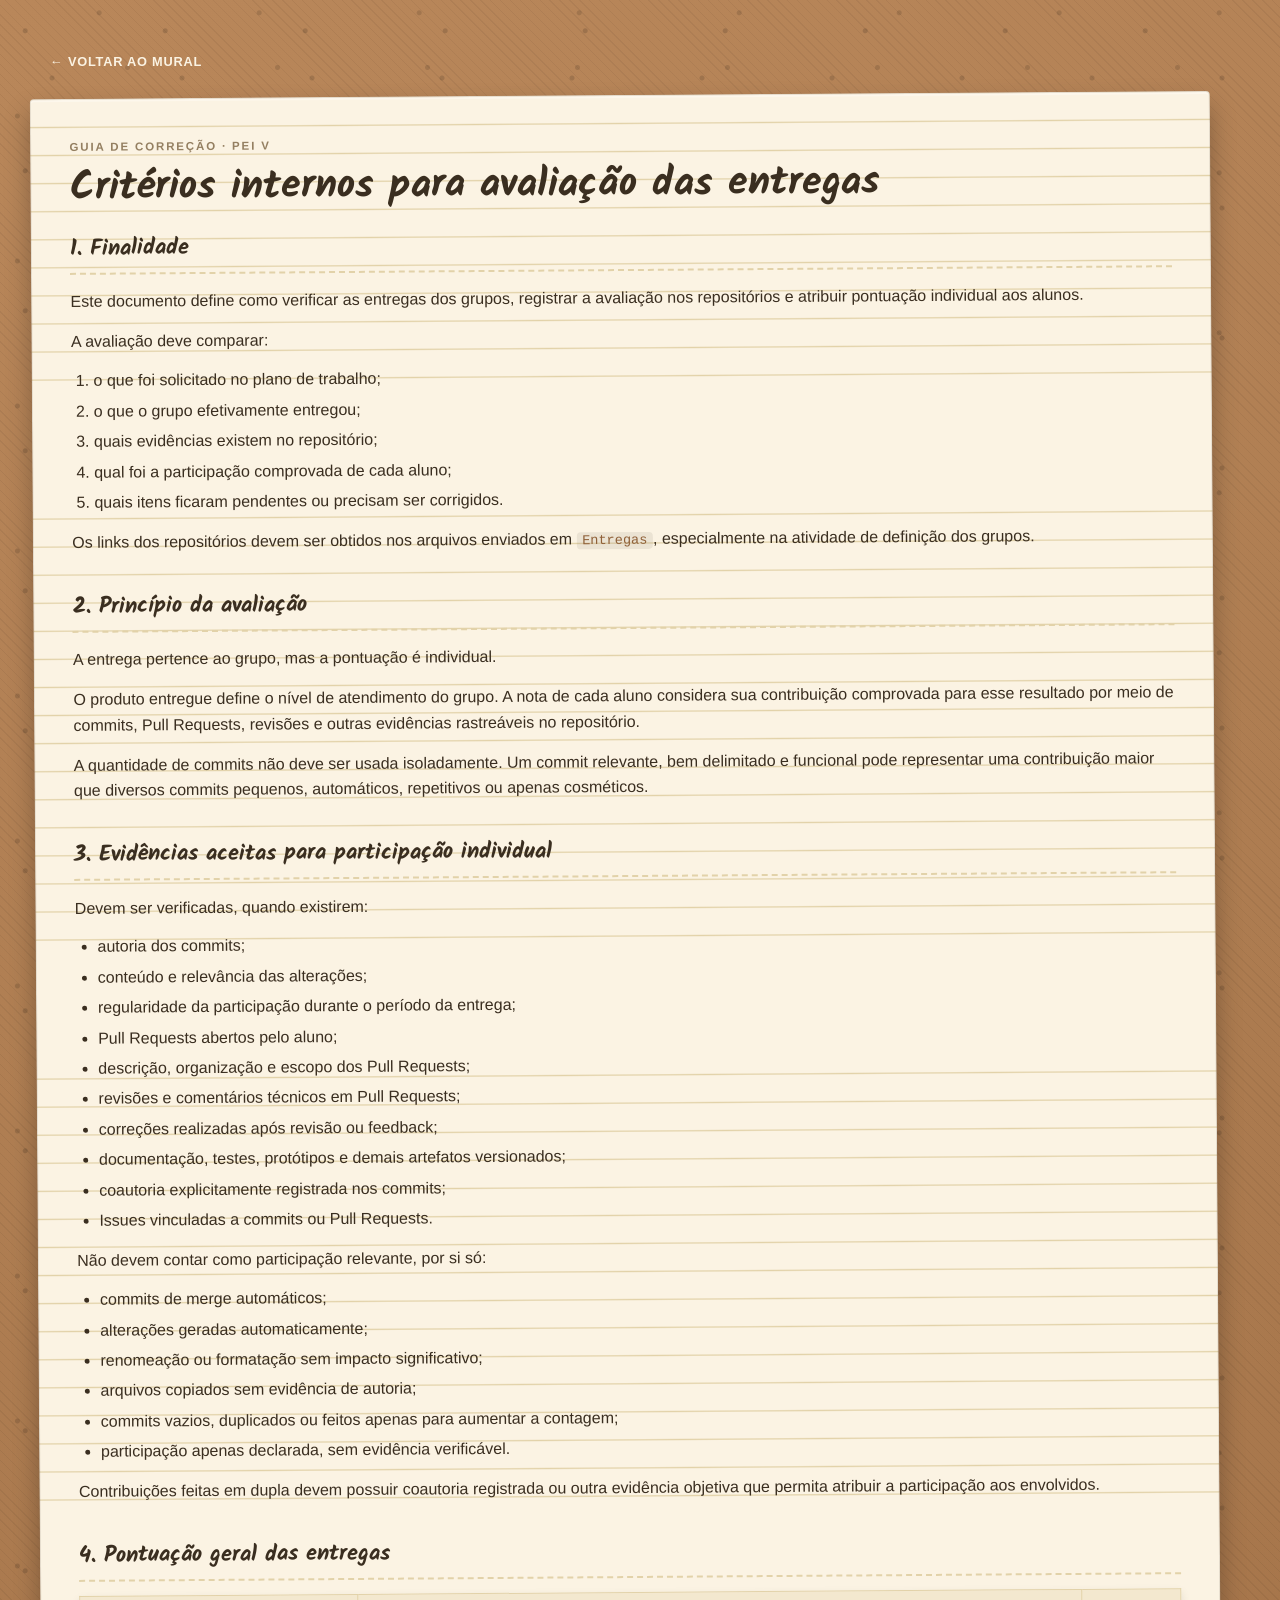
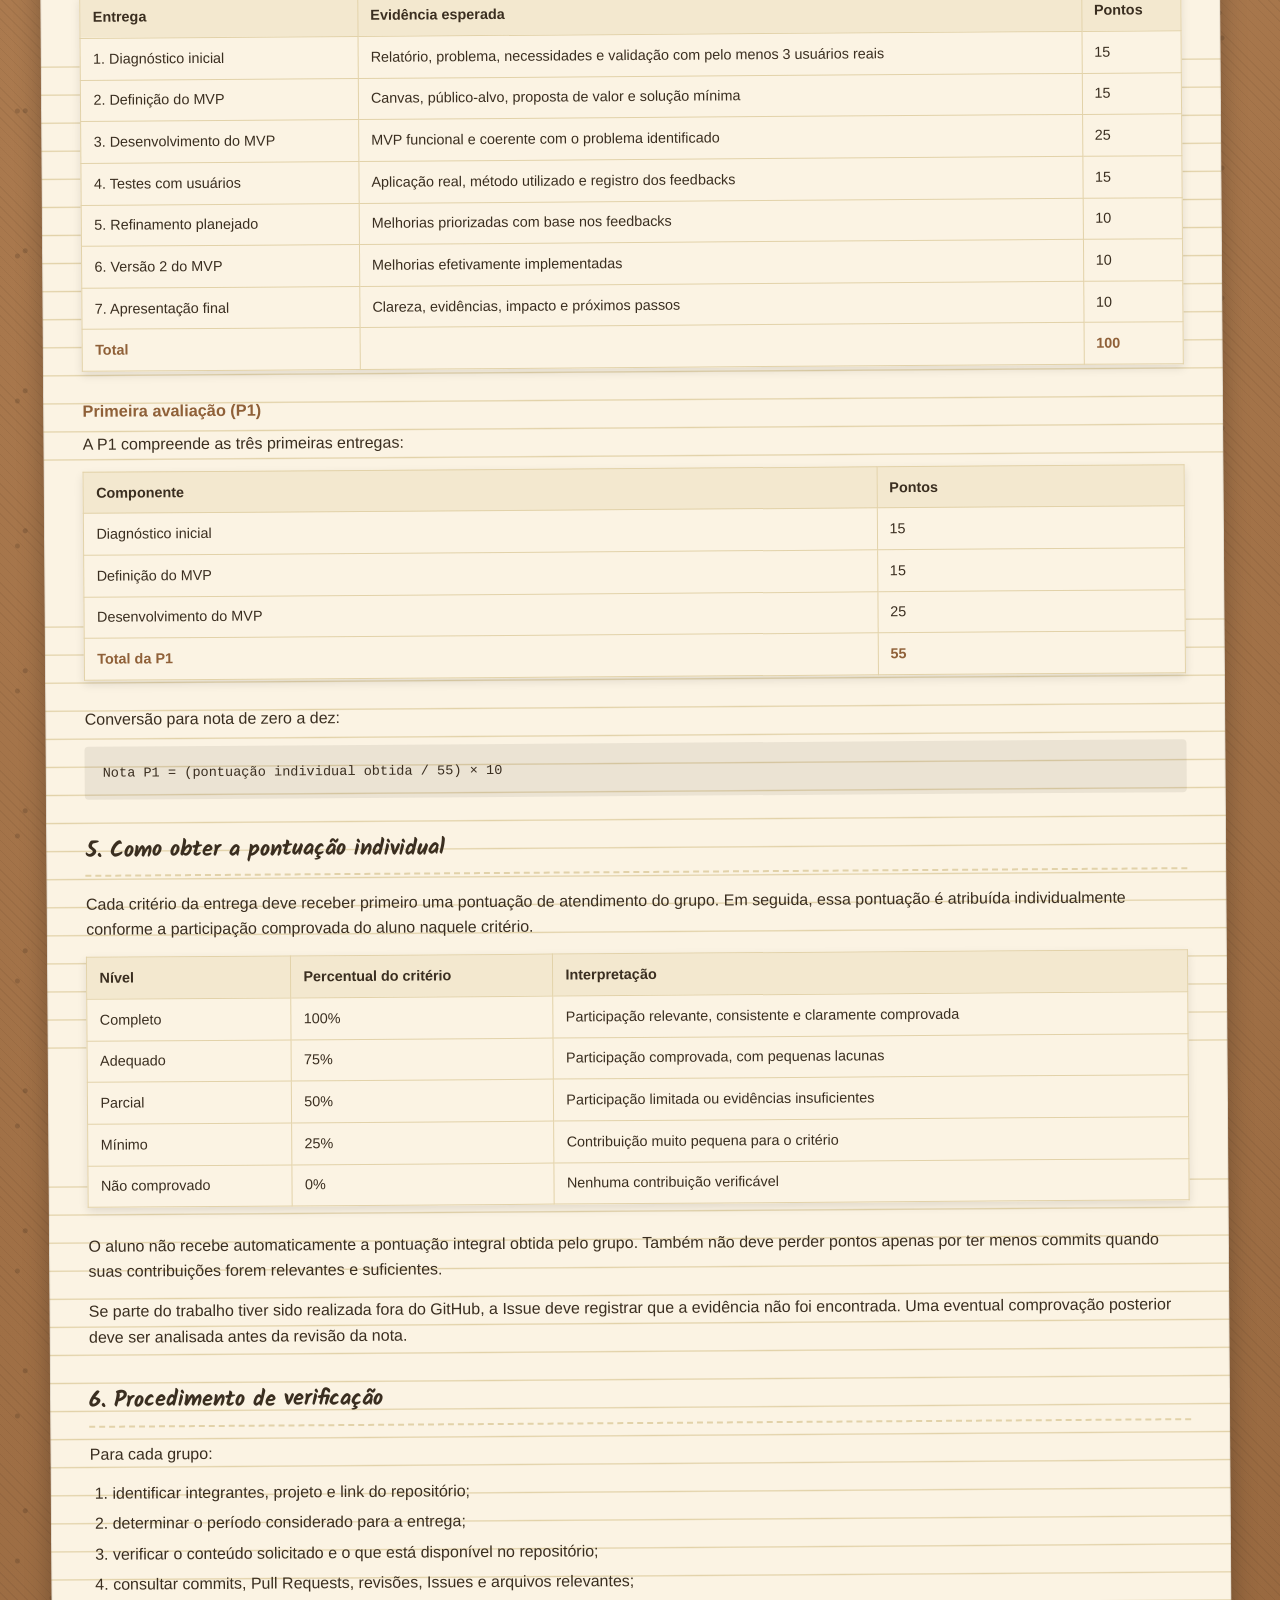
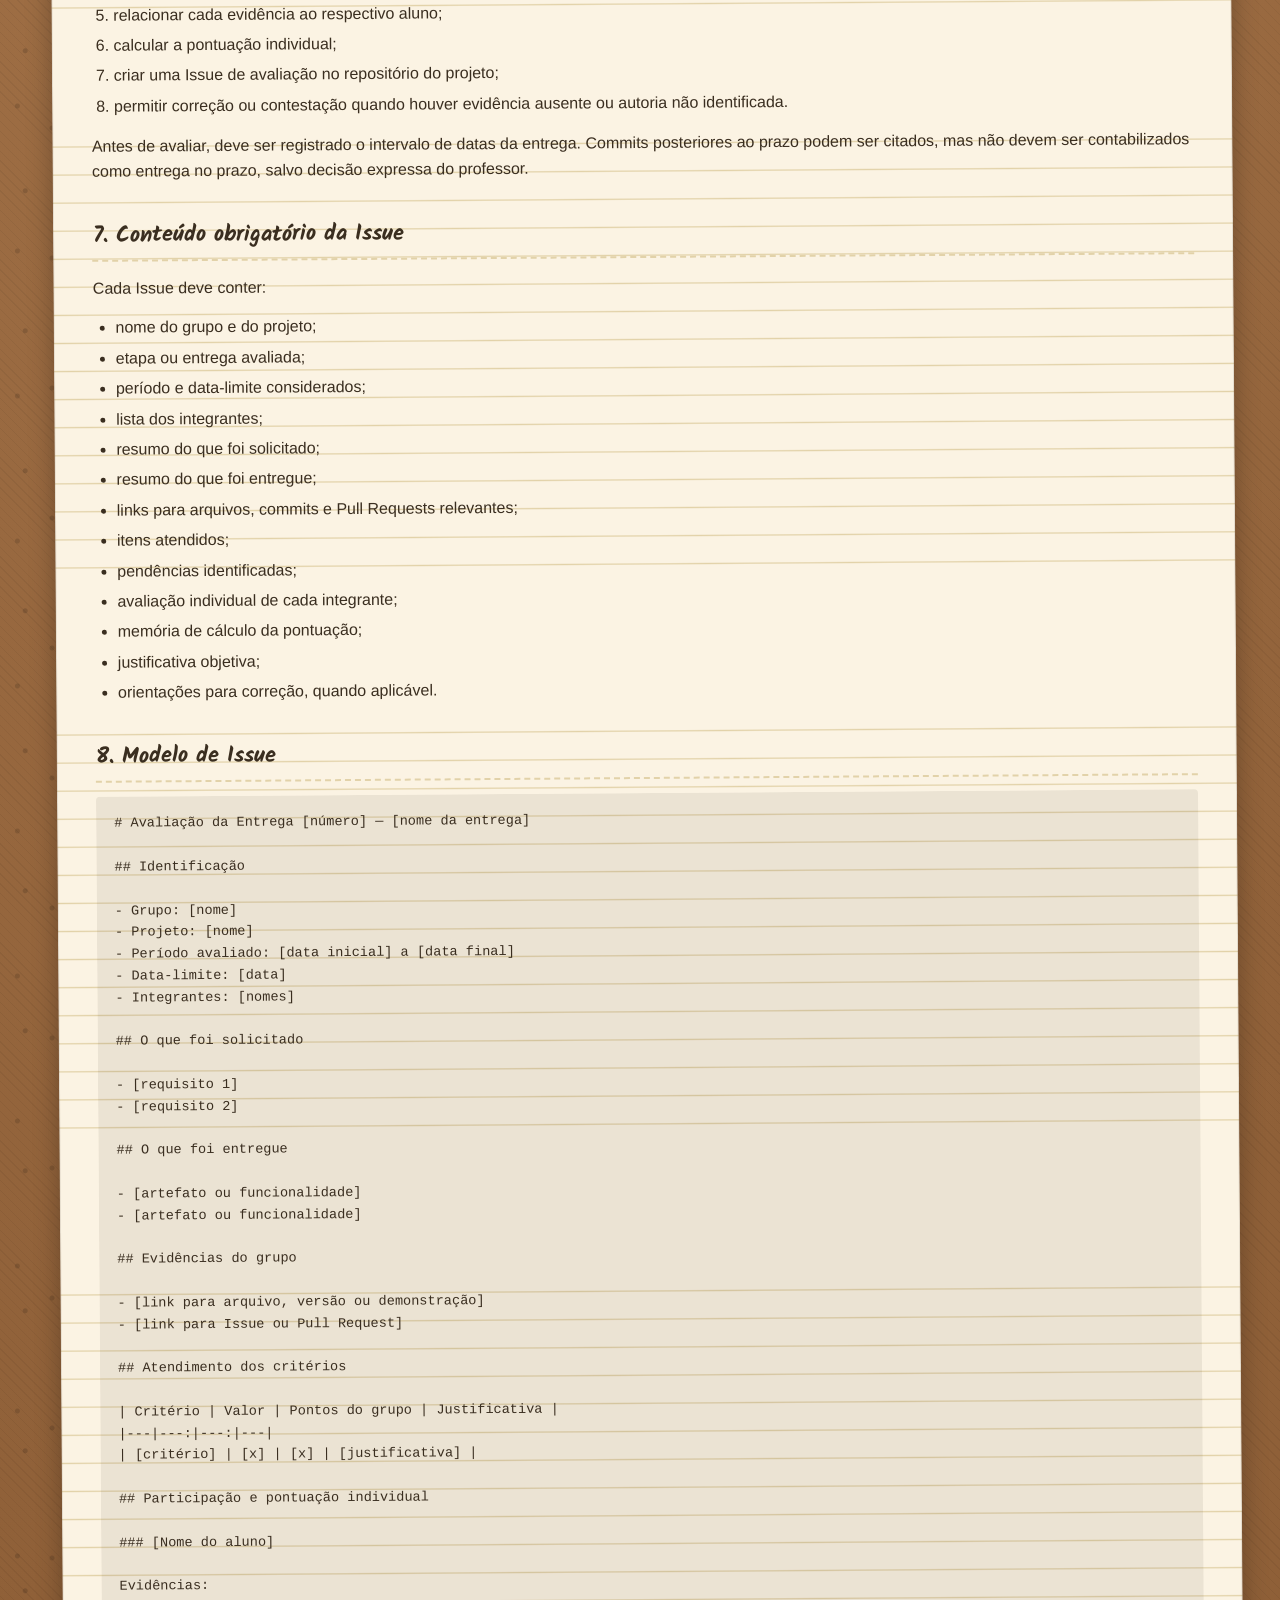
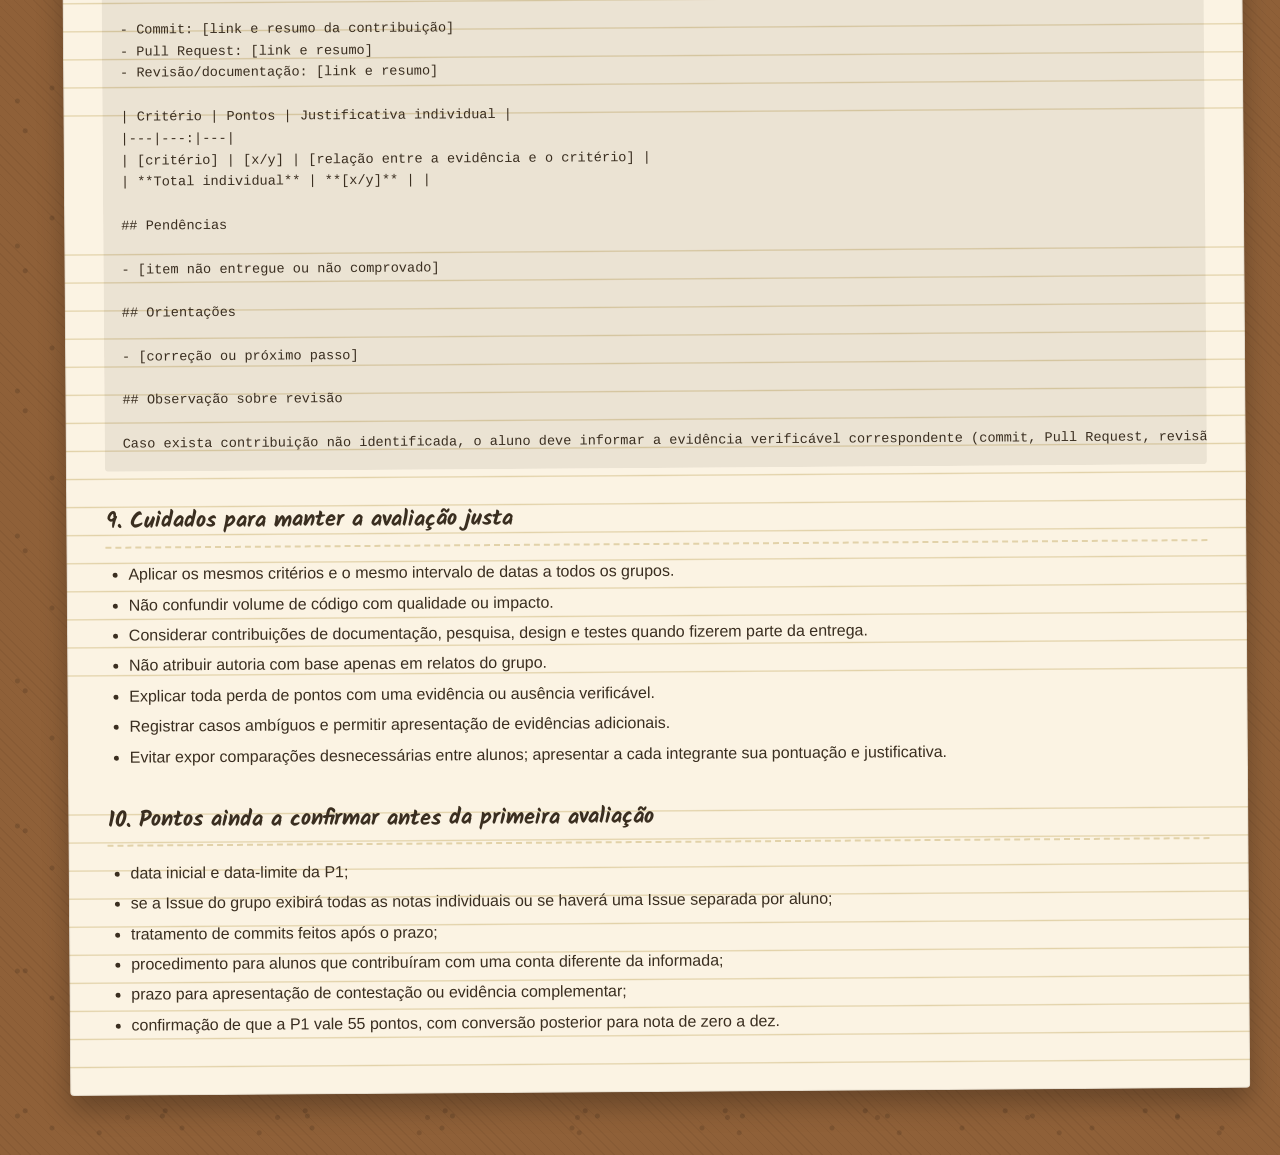
<file: Criterios_Avaliacao.html>
<!DOCTYPE html>
<html lang="pt-BR">
<head>
  <meta charset="UTF-8">
  <meta name="viewport" content="width=device-width, initial-scale=1.0">
  <title>Critérios de Avaliação das Entregas — PEI V</title>
  <link rel="preconnect" href="https://fonts.googleapis.com">
  <link rel="preconnect" href="https://fonts.gstatic.com" crossorigin>
  <link href="https://fonts.googleapis.com/css2?family=Kalam:wght@400;700&display=swap" rel="stylesheet">
  <link rel="stylesheet" href="assets/css/site.css">
</head>
<body>
  <div class="container">

    <a href="index.html" class="back-link">← voltar ao mural</a>

    <article class="doc-card">
      <div class="eyebrow">Guia de correção · PEI V</div>
      <h1>Critérios internos para avaliação das entregas</h1>

      <h2>1. Finalidade</h2>
      <p>Este documento define como verificar as entregas dos grupos, registrar a avaliação nos repositórios e atribuir pontuação individual aos alunos.</p>
      <p>A avaliação deve comparar:</p>
      <ol>
        <li>o que foi solicitado no plano de trabalho;</li>
        <li>o que o grupo efetivamente entregou;</li>
        <li>quais evidências existem no repositório;</li>
        <li>qual foi a participação comprovada de cada aluno;</li>
        <li>quais itens ficaram pendentes ou precisam ser corrigidos.</li>
      </ol>
      <p>Os links dos repositórios devem ser obtidos nos arquivos enviados em <code>Entregas</code>, especialmente na atividade de definição dos grupos.</p>

      <h2>2. Princípio da avaliação</h2>
      <p>A entrega pertence ao grupo, mas a pontuação é individual.</p>
      <p>O produto entregue define o nível de atendimento do grupo. A nota de cada aluno considera sua contribuição comprovada para esse resultado por meio de commits, Pull Requests, revisões e outras evidências rastreáveis no repositório.</p>
      <p>A quantidade de commits não deve ser usada isoladamente. Um commit relevante, bem delimitado e funcional pode representar uma contribuição maior que diversos commits pequenos, automáticos, repetitivos ou apenas cosméticos.</p>

      <h2>3. Evidências aceitas para participação individual</h2>
      <p>Devem ser verificadas, quando existirem:</p>
      <ul>
        <li>autoria dos commits;</li>
        <li>conteúdo e relevância das alterações;</li>
        <li>regularidade da participação durante o período da entrega;</li>
        <li>Pull Requests abertos pelo aluno;</li>
        <li>descrição, organização e escopo dos Pull Requests;</li>
        <li>revisões e comentários técnicos em Pull Requests;</li>
        <li>correções realizadas após revisão ou feedback;</li>
        <li>documentação, testes, protótipos e demais artefatos versionados;</li>
        <li>coautoria explicitamente registrada nos commits;</li>
        <li>Issues vinculadas a commits ou Pull Requests.</li>
      </ul>
      <p>Não devem contar como participação relevante, por si só:</p>
      <ul>
        <li>commits de merge automáticos;</li>
        <li>alterações geradas automaticamente;</li>
        <li>renomeação ou formatação sem impacto significativo;</li>
        <li>arquivos copiados sem evidência de autoria;</li>
        <li>commits vazios, duplicados ou feitos apenas para aumentar a contagem;</li>
        <li>participação apenas declarada, sem evidência verificável.</li>
      </ul>
      <p>Contribuições feitas em dupla devem possuir coautoria registrada ou outra evidência objetiva que permita atribuir a participação aos envolvidos.</p>

      <h2>4. Pontuação geral das entregas</h2>
      <table>
        <thead>
          <tr><th>Entrega</th><th>Evidência esperada</th><th>Pontos</th></tr>
        </thead>
        <tbody>
          <tr><td>1. Diagnóstico inicial</td><td>Relatório, problema, necessidades e validação com pelo menos 3 usuários reais</td><td>15</td></tr>
          <tr><td>2. Definição do MVP</td><td>Canvas, público-alvo, proposta de valor e solução mínima</td><td>15</td></tr>
          <tr><td>3. Desenvolvimento do MVP</td><td>MVP funcional e coerente com o problema identificado</td><td>25</td></tr>
          <tr><td>4. Testes com usuários</td><td>Aplicação real, método utilizado e registro dos feedbacks</td><td>15</td></tr>
          <tr><td>5. Refinamento planejado</td><td>Melhorias priorizadas com base nos feedbacks</td><td>10</td></tr>
          <tr><td>6. Versão 2 do MVP</td><td>Melhorias efetivamente implementadas</td><td>10</td></tr>
          <tr><td>7. Apresentação final</td><td>Clareza, evidências, impacto e próximos passos</td><td>10</td></tr>
          <tr><td><strong>Total</strong></td><td></td><td><strong>100</strong></td></tr>
        </tbody>
      </table>

      <h3>Primeira avaliação (P1)</h3>
      <p>A P1 compreende as três primeiras entregas:</p>
      <table>
        <thead>
          <tr><th>Componente</th><th>Pontos</th></tr>
        </thead>
        <tbody>
          <tr><td>Diagnóstico inicial</td><td>15</td></tr>
          <tr><td>Definição do MVP</td><td>15</td></tr>
          <tr><td>Desenvolvimento do MVP</td><td>25</td></tr>
          <tr><td><strong>Total da P1</strong></td><td><strong>55</strong></td></tr>
        </tbody>
      </table>
      <p>Conversão para nota de zero a dez:</p>
      <pre><code>Nota P1 = (pontuação individual obtida / 55) × 10</code></pre>

      <h2>5. Como obter a pontuação individual</h2>
      <p>Cada critério da entrega deve receber primeiro uma pontuação de atendimento do grupo. Em seguida, essa pontuação é atribuída individualmente conforme a participação comprovada do aluno naquele critério.</p>
      <table>
        <thead>
          <tr><th>Nível</th><th>Percentual do critério</th><th>Interpretação</th></tr>
        </thead>
        <tbody>
          <tr><td>Completo</td><td>100%</td><td>Participação relevante, consistente e claramente comprovada</td></tr>
          <tr><td>Adequado</td><td>75%</td><td>Participação comprovada, com pequenas lacunas</td></tr>
          <tr><td>Parcial</td><td>50%</td><td>Participação limitada ou evidências insuficientes</td></tr>
          <tr><td>Mínimo</td><td>25%</td><td>Contribuição muito pequena para o critério</td></tr>
          <tr><td>Não comprovado</td><td>0%</td><td>Nenhuma contribuição verificável</td></tr>
        </tbody>
      </table>
      <p>O aluno não recebe automaticamente a pontuação integral obtida pelo grupo. Também não deve perder pontos apenas por ter menos commits quando suas contribuições forem relevantes e suficientes.</p>
      <p>Se parte do trabalho tiver sido realizada fora do GitHub, a Issue deve registrar que a evidência não foi encontrada. Uma eventual comprovação posterior deve ser analisada antes da revisão da nota.</p>

      <h2>6. Procedimento de verificação</h2>
      <p>Para cada grupo:</p>
      <ol>
        <li>identificar integrantes, projeto e link do repositório;</li>
        <li>determinar o período considerado para a entrega;</li>
        <li>verificar o conteúdo solicitado e o que está disponível no repositório;</li>
        <li>consultar commits, Pull Requests, revisões, Issues e arquivos relevantes;</li>
        <li>relacionar cada evidência ao respectivo aluno;</li>
        <li>calcular a pontuação individual;</li>
        <li>criar uma Issue de avaliação no repositório do projeto;</li>
        <li>permitir correção ou contestação quando houver evidência ausente ou autoria não identificada.</li>
      </ol>
      <p>Antes de avaliar, deve ser registrado o intervalo de datas da entrega. Commits posteriores ao prazo podem ser citados, mas não devem ser contabilizados como entrega no prazo, salvo decisão expressa do professor.</p>

      <h2>7. Conteúdo obrigatório da Issue</h2>
      <p>Cada Issue deve conter:</p>
      <ul>
        <li>nome do grupo e do projeto;</li>
        <li>etapa ou entrega avaliada;</li>
        <li>período e data-limite considerados;</li>
        <li>lista dos integrantes;</li>
        <li>resumo do que foi solicitado;</li>
        <li>resumo do que foi entregue;</li>
        <li>links para arquivos, commits e Pull Requests relevantes;</li>
        <li>itens atendidos;</li>
        <li>pendências identificadas;</li>
        <li>avaliação individual de cada integrante;</li>
        <li>memória de cálculo da pontuação;</li>
        <li>justificativa objetiva;</li>
        <li>orientações para correção, quando aplicável.</li>
      </ul>

      <h2>8. Modelo de Issue</h2>
      <pre><code># Avaliação da Entrega [número] — [nome da entrega]

## Identificação

- Grupo: [nome]
- Projeto: [nome]
- Período avaliado: [data inicial] a [data final]
- Data-limite: [data]
- Integrantes: [nomes]

## O que foi solicitado

- [requisito 1]
- [requisito 2]

## O que foi entregue

- [artefato ou funcionalidade]
- [artefato ou funcionalidade]

## Evidências do grupo

- [link para arquivo, versão ou demonstração]
- [link para Issue ou Pull Request]

## Atendimento dos critérios

| Critério | Valor | Pontos do grupo | Justificativa |
|---|---:|---:|---|
| [critério] | [x] | [x] | [justificativa] |

## Participação e pontuação individual

### [Nome do aluno]

Evidências:

- Commit: [link e resumo da contribuição]
- Pull Request: [link e resumo]
- Revisão/documentação: [link e resumo]

| Critério | Pontos | Justificativa individual |
|---|---:|---|
| [critério] | [x/y] | [relação entre a evidência e o critério] |
| **Total individual** | **[x/y]** | |

## Pendências

- [item não entregue ou não comprovado]

## Orientações

- [correção ou próximo passo]

## Observação sobre revisão

Caso exista contribuição não identificada, o aluno deve informar a evidência verificável correspondente (commit, Pull Request, revisão ou arquivo com histórico de autoria).</code></pre>

      <h2>9. Cuidados para manter a avaliação justa</h2>
      <ul>
        <li>Aplicar os mesmos critérios e o mesmo intervalo de datas a todos os grupos.</li>
        <li>Não confundir volume de código com qualidade ou impacto.</li>
        <li>Considerar contribuições de documentação, pesquisa, design e testes quando fizerem parte da entrega.</li>
        <li>Não atribuir autoria com base apenas em relatos do grupo.</li>
        <li>Explicar toda perda de pontos com uma evidência ou ausência verificável.</li>
        <li>Registrar casos ambíguos e permitir apresentação de evidências adicionais.</li>
        <li>Evitar expor comparações desnecessárias entre alunos; apresentar a cada integrante sua pontuação e justificativa.</li>
      </ul>

      <h2>10. Pontos ainda a confirmar antes da primeira avaliação</h2>
      <ul>
        <li>data inicial e data-limite da P1;</li>
        <li>se a Issue do grupo exibirá todas as notas individuais ou se haverá uma Issue separada por aluno;</li>
        <li>tratamento de commits feitos após o prazo;</li>
        <li>procedimento para alunos que contribuíram com uma conta diferente da informada;</li>
        <li>prazo para apresentação de contestação ou evidência complementar;</li>
        <li>confirmação de que a P1 vale 55 pontos, com conversão posterior para nota de zero a dez.</li>
      </ul>
    </article>

  </div>
</body>
</html>
</file>
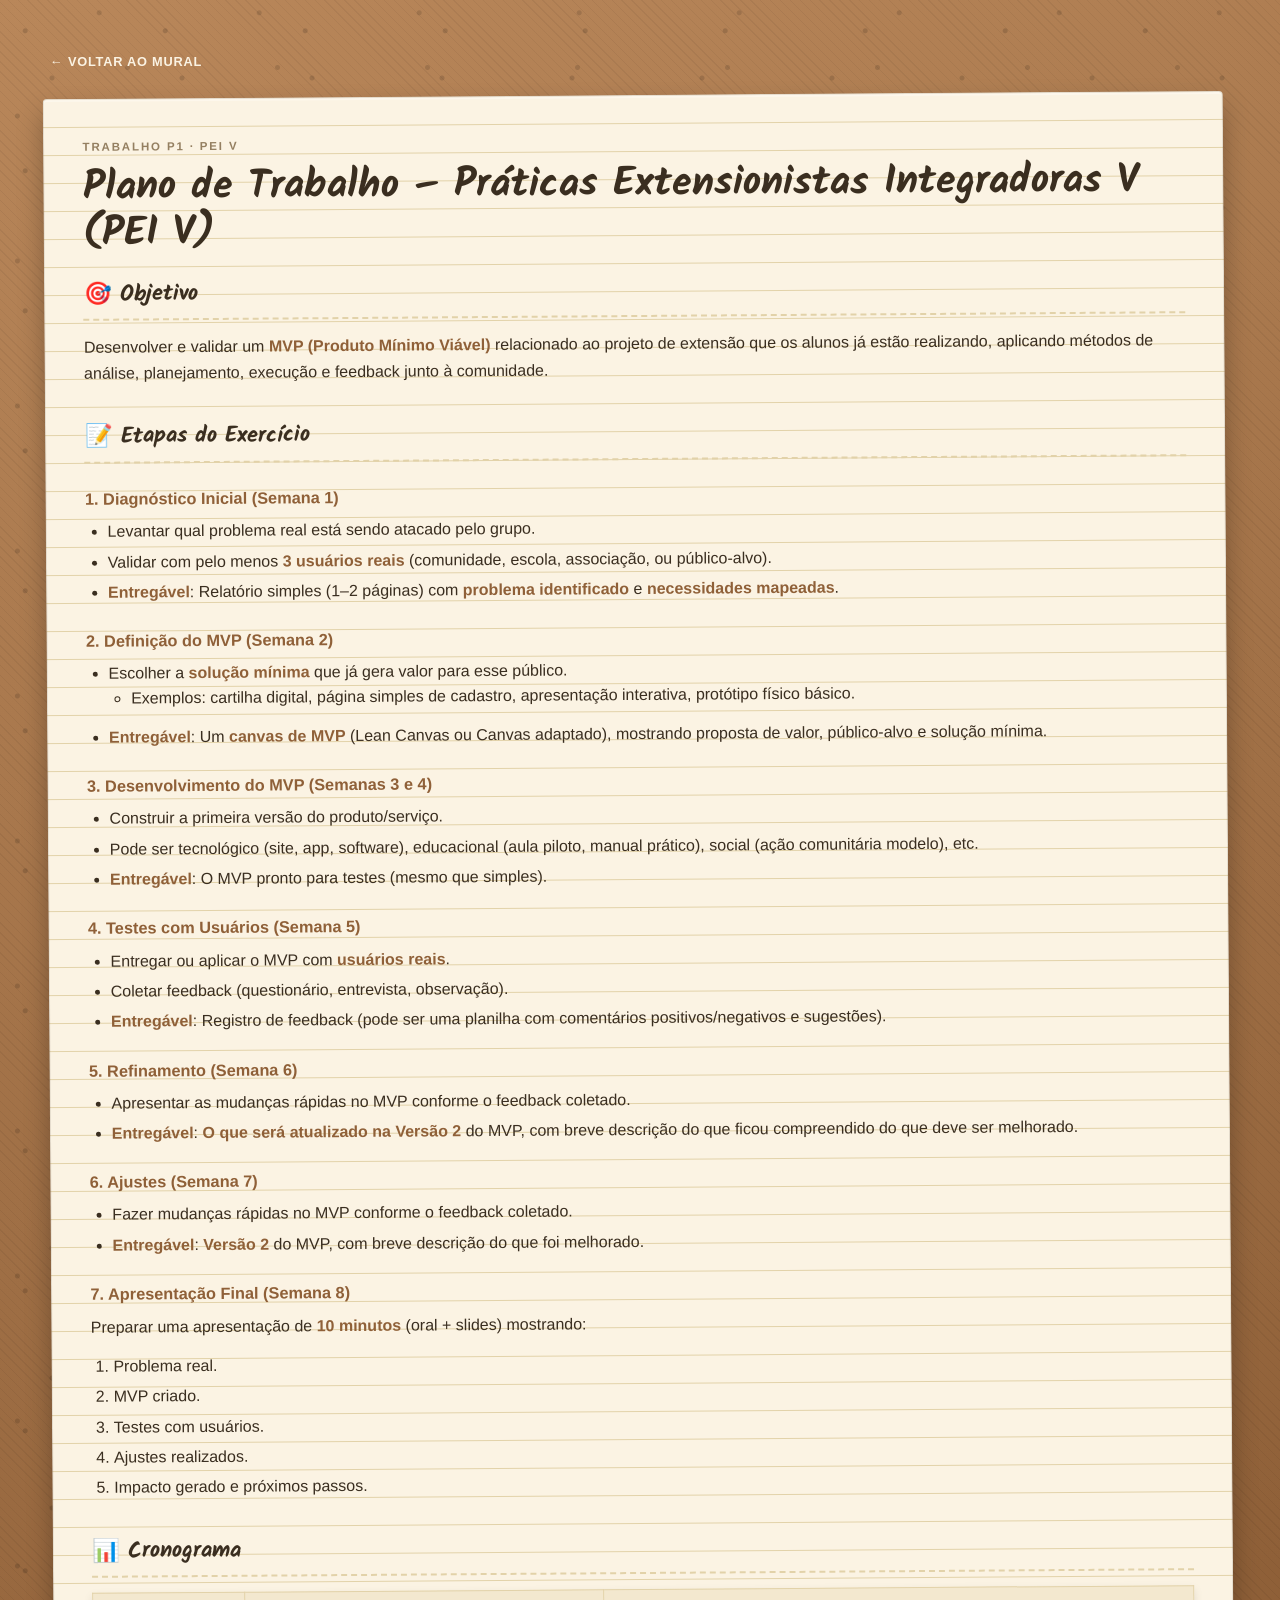
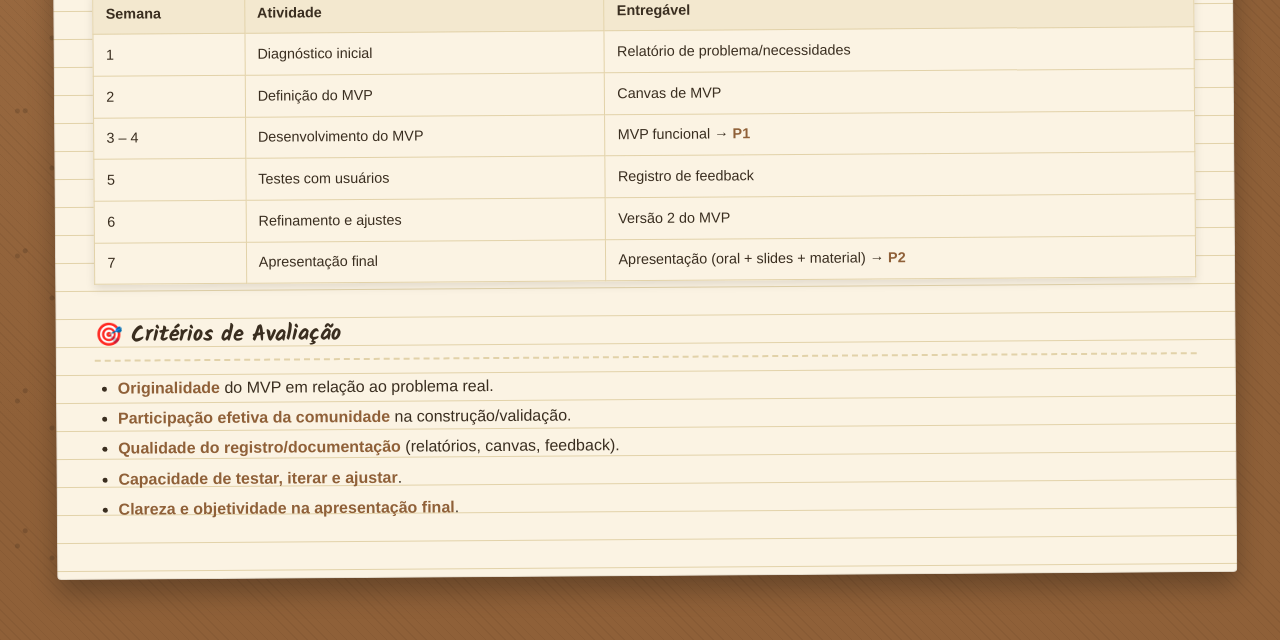
<file: Plano_de_Trabalho.html>
<!DOCTYPE html>
<html lang="pt-BR">
<head>
  <meta charset="UTF-8">
  <meta name="viewport" content="width=device-width, initial-scale=1.0">
  <title>Plano de Trabalho — PEI V</title>
  <link rel="preconnect" href="https://fonts.googleapis.com">
  <link rel="preconnect" href="https://fonts.gstatic.com" crossorigin>
  <link href="https://fonts.googleapis.com/css2?family=Kalam:wght@400;700&display=swap" rel="stylesheet">
  <link rel="stylesheet" href="assets/css/site.css">
</head>
<body>
  <div class="container">

    <a href="index.html" class="back-link">← voltar ao mural</a>

    <article class="doc-card">
      <div class="eyebrow">Trabalho P1 · PEI V</div>
      <h1>Plano de Trabalho – Práticas Extensionistas Integradoras V (PEI V)</h1>

      <h2>🎯 Objetivo</h2>
      <p>Desenvolver e validar um <strong>MVP (Produto Mínimo Viável)</strong> relacionado ao projeto de extensão que os alunos já estão realizando, aplicando métodos de análise, planejamento, execução e feedback junto à comunidade.</p>

      <h2>📝 Etapas do Exercício</h2>

      <h3>1. Diagnóstico Inicial (Semana 1)</h3>
      <ul>
        <li>Levantar qual problema real está sendo atacado pelo grupo.</li>
        <li>Validar com pelo menos <strong>3 usuários reais</strong> (comunidade, escola, associação, ou público-alvo).</li>
        <li><strong>Entregável</strong>: Relatório simples (1–2 páginas) com <strong>problema identificado</strong> e <strong>necessidades mapeadas</strong>.</li>
      </ul>

      <h3>2. Definição do MVP (Semana 2)</h3>
      <ul>
        <li>Escolher a <strong>solução mínima</strong> que já gera valor para esse público.
          <ul>
            <li>Exemplos: cartilha digital, página simples de cadastro, apresentação interativa, protótipo físico básico.</li>
          </ul>
        </li>
        <li><strong>Entregável</strong>: Um <strong>canvas de MVP</strong> (Lean Canvas ou Canvas adaptado), mostrando proposta de valor, público-alvo e solução mínima.</li>
      </ul>

      <h3>3. Desenvolvimento do MVP (Semanas 3 e 4)</h3>
      <ul>
        <li>Construir a primeira versão do produto/serviço.</li>
        <li>Pode ser tecnológico (site, app, software), educacional (aula piloto, manual prático), social (ação comunitária modelo), etc.</li>
        <li><strong>Entregável</strong>: O MVP pronto para testes (mesmo que simples).</li>
      </ul>

      <h3>4. Testes com Usuários (Semana 5)</h3>
      <ul>
        <li>Entregar ou aplicar o MVP com <strong>usuários reais</strong>.</li>
        <li>Coletar feedback (questionário, entrevista, observação).</li>
        <li><strong>Entregável</strong>: Registro de feedback (pode ser uma planilha com comentários positivos/negativos e sugestões).</li>
      </ul>

      <h3>5. Refinamento (Semana 6)</h3>
      <ul>
        <li>Apresentar as mudanças rápidas no MVP conforme o feedback coletado.</li>
        <li><strong>Entregável</strong>: <strong>O que será atualizado na Versão 2</strong> do MVP, com breve descrição do que ficou compreendido do que deve ser melhorado.</li>
      </ul>

      <h3>6. Ajustes (Semana 7)</h3>
      <ul>
        <li>Fazer mudanças rápidas no MVP conforme o feedback coletado.</li>
        <li><strong>Entregável</strong>: <strong>Versão 2</strong> do MVP, com breve descrição do que foi melhorado.</li>
      </ul>

      <h3>7. Apresentação Final (Semana 8)</h3>
      <p>Preparar uma apresentação de <strong>10 minutos</strong> (oral + slides) mostrando:</p>
      <ol>
        <li>Problema real.</li>
        <li>MVP criado.</li>
        <li>Testes com usuários.</li>
        <li>Ajustes realizados.</li>
        <li>Impacto gerado e próximos passos.</li>
      </ol>

      <h2>📊 Cronograma</h2>
      <table>
        <thead>
          <tr><th>Semana</th><th>Atividade</th><th>Entregável</th></tr>
        </thead>
        <tbody>
          <tr><td>1</td><td>Diagnóstico inicial</td><td>Relatório de problema/necessidades</td></tr>
          <tr><td>2</td><td>Definição do MVP</td><td>Canvas de MVP</td></tr>
          <tr><td>3 – 4</td><td>Desenvolvimento do MVP</td><td>MVP funcional → <strong>P1</strong></td></tr>
          <tr><td>5</td><td>Testes com usuários</td><td>Registro de feedback</td></tr>
          <tr><td>6</td><td>Refinamento e ajustes</td><td>Versão 2 do MVP</td></tr>
          <tr><td>7</td><td>Apresentação final</td><td>Apresentação (oral + slides + material) → <strong>P2</strong></td></tr>
        </tbody>
      </table>

      <h2>🎯 Critérios de Avaliação</h2>
      <ul>
        <li><strong>Originalidade</strong> do MVP em relação ao problema real.</li>
        <li><strong>Participação efetiva da comunidade</strong> na construção/validação.</li>
        <li><strong>Qualidade do registro/documentação</strong> (relatórios, canvas, feedback).</li>
        <li><strong>Capacidade de testar, iterar e ajustar</strong>.</li>
        <li><strong>Clareza e objetividade na apresentação final</strong>.</li>
      </ul>
    </article>

  </div>
</body>
</html>
</file>
<file: assets/css/site.css>
/* ================================================================
   PEI V — portal da disciplina
   Identidade própria: "mural de obra" — quadro de cortiça com fichas,
   post-its e fita crepe. Papel claro, nada de terminal escuro.
   ================================================================ */
:root{
  --cork:#b9875a;
  --cork-dark:#8f6038;
  --cork-shadow:#6e4a2c;
  --paper:#fbf3e3;
  --paper-2:#f3e8cf;
  --card-line:#e2d2a9;
  --ink:#3a2e20;
  --muted:#6e5c46;
  --muted-dim:#947f61;
  --pin:#c4433f;
  --pin-dark:#8e2b28;
  --tape:#fff3cf;
  --note-yellow:#ffe59a;
  --note-pink:#ffc9d6;
  --note-mint:#bdeccb;
  --note-blue:#bfe0f5;
  --note-lilac:#e3cdfb;
  --hand:"Kalam","Segoe Print","Comic Sans MS",cursive;
  --sans:"Trebuchet MS","Segoe UI",Verdana,sans-serif;
}

*{margin:0;padding:0;box-sizing:border-box}

body{
  font-family:var(--sans);
  color:var(--ink);
  background-color:var(--cork);
  background-image:
    radial-gradient(circle at 18% 22%, rgba(0,0,0,.14) 0 2px, transparent 3px),
    radial-gradient(circle at 62% 8%, rgba(0,0,0,.12) 0 2px, transparent 3px),
    radial-gradient(circle at 40% 60%, rgba(0,0,0,.13) 0 2px, transparent 3px),
    radial-gradient(circle at 85% 45%, rgba(0,0,0,.12) 0 2px, transparent 3px),
    radial-gradient(circle at 12% 80%, rgba(0,0,0,.13) 0 2px, transparent 3px),
    radial-gradient(circle at 70% 85%, rgba(0,0,0,.12) 0 2px, transparent 3px),
    repeating-linear-gradient(45deg, rgba(0,0,0,.05) 0 1px, transparent 1px 7px),
    linear-gradient(160deg, var(--cork), var(--cork-dark) 75%);
  background-size: 140px 140px, 160px 160px, 130px 130px, 150px 150px, 145px 145px, 155px 155px, auto, auto;
  min-height:100vh;
  padding:3rem 1.5rem 4rem;
  line-height:1.6;
}

.container{max-width:1180px;margin:0 auto}

/* ---------- cabeçalho: ficha presa com percevejo + fita crepe ---------- */
.header{
  position:relative;
  background:var(--paper);
  border-radius:4px;
  padding:2.6rem 2.4rem 2.2rem;
  box-shadow:0 14px 26px rgba(0,0,0,.28), 0 2px 0 rgba(255,255,255,.3) inset;
  transform:rotate(-0.6deg);
}
.header::before, .header::after{
  content:"";
  position:absolute;
  top:-16px;
  width:120px;height:34px;
  background:var(--tape);
  opacity:.85;
  box-shadow:0 2px 4px rgba(0,0,0,.2);
}
.header::before{ left:-18px; transform:rotate(-38deg); }
.header::after{ right:-18px; transform:rotate(38deg); }
.header .pin{
  position:absolute;
  top:-12px; left:50%;
  transform:translateX(-50%);
  width:22px;height:22px;border-radius:50%;
  background:radial-gradient(circle at 32% 30%, #ff8f8c, var(--pin) 55%, var(--pin-dark) 100%);
  box-shadow:0 3px 6px rgba(0,0,0,.4);
  z-index:2;
}
.header .brasao{
  height:52px;width:52px;object-fit:contain;
  background:#fff;border-radius:50%;border:2px solid var(--cork-dark);
  padding:4px;margin-bottom:1rem;
}
.header .eyebrow{
  font-family:var(--sans);font-size:.72rem;letter-spacing:.16em;
  text-transform:uppercase;color:var(--muted-dim);margin-bottom:.5rem;
  font-weight:700;
}
.header h1{
  font-family:var(--hand);
  font-size:clamp(2.3rem,6vw,3.4rem);
  font-weight:700;line-height:1.05;color:var(--ink);
  margin-bottom:.5rem;
  transform:rotate(-0.5deg);
}
.header p{color:var(--muted);max-width:62ch;font-size:1.03rem}
.header .inst{
  display:inline-block;margin-top:1.1rem;font-size:.78rem;
  letter-spacing:.06em;color:#fff;background:var(--cork-dark);
  padding:.35rem .9rem;border-radius:3px;font-weight:700;
}

/* ---------- faixa de números: post-its pequenos ---------- */
.stats{
  display:grid;grid-template-columns:repeat(auto-fit,minmax(150px,1fr));
  gap:16px;
  margin:2.4rem 0 2.6rem;
}
.stat-item{
  background:var(--note-yellow);
  padding:1.1rem .8rem;text-align:center;border-radius:2px;
  box-shadow:0 6px 12px rgba(0,0,0,.22);
  transform:rotate(-1.2deg);
  position:relative;
}
.stats .stat-item:nth-child(2){ background:var(--note-blue); transform:rotate(1deg); }
.stats .stat-item:nth-child(3){ background:var(--note-mint); transform:rotate(-0.8deg); }
.stats .stat-item:nth-child(4){ background:var(--note-pink); transform:rotate(1.3deg); }
.stat-item::before{
  content:"";position:absolute;top:-7px;left:50%;transform:translateX(-50%);
  width:12px;height:12px;border-radius:50%;
  background:radial-gradient(circle at 30% 30%, #fff, var(--pin) 60%, var(--pin-dark));
  box-shadow:0 2px 3px rgba(0,0,0,.35);
}
.stat-number{
  font-family:var(--hand);font-size:1.7rem;font-weight:700;
  color:var(--ink);display:block;
}
.stat-label{color:var(--muted);font-size:.8rem;margin-top:.3rem;font-weight:600}

/* ---------- divisores de grupo: etiqueta tipo aba de pasta ---------- */
.grupo-titulo{
  font-family:var(--hand);font-size:1.3rem;font-weight:700;
  color:var(--ink);
  margin:2.6rem 0 1.3rem;
  display:inline-flex;align-items:center;gap:.5rem;
  background:var(--paper);
  padding:.5rem 1.2rem .45rem 1rem;
  border-radius:3px 10px 3px 3px;
  box-shadow:0 5px 10px rgba(0,0,0,.22);
  transform:rotate(-0.8deg);
}
.grupo-titulo::before{content:"📌";font-size:1rem}

.courses-grid{
  display:grid;grid-template-columns:repeat(auto-fill,minmax(300px,1fr));
  gap:1.6rem 1.4rem;
  padding-top:.4rem;
}

/* ---------- cartões: fichas de índice presas no mural ---------- */
.course-card{
  position:relative;
  background:var(--paper);
  background-image:repeating-linear-gradient(var(--paper) 0 27px, var(--card-line) 27px 28px);
  border:1px solid rgba(58,46,32,.12);
  border-radius:3px;
  padding:1.7rem 1.5rem 1.5rem;
  display:flex;flex-direction:column;
  box-shadow:0 10px 18px rgba(0,0,0,.25);
  transition:transform .22s ease, box-shadow .22s ease;
  transform:rotate(-1.1deg);
}
.courses-grid .course-card:nth-child(2n){ transform:rotate(1deg); }
.courses-grid .course-card:nth-child(3n){ transform:rotate(-0.4deg); }
.course-card::before{
  content:"";position:absolute;top:-11px;left:50%;transform:translateX(-50%);
  width:20px;height:20px;border-radius:50%;
  background:radial-gradient(circle at 32% 30%, #ffd1a8, #e8873f 55%, #a85a1d 100%);
  box-shadow:0 3px 5px rgba(0,0,0,.35);
  z-index:2;
}
.courses-grid .course-card:nth-child(2n)::before{
  background:radial-gradient(circle at 32% 30%, #ff8f8c, var(--pin) 55%, var(--pin-dark) 100%);
}
.course-card:hover{
  transform:rotate(0deg) translateY(-6px) scale(1.02);
  box-shadow:0 18px 28px rgba(0,0,0,.32);
}
.course-num{
  font-family:var(--sans);font-size:.7rem;color:var(--muted-dim);
  letter-spacing:.14em;text-transform:uppercase;margin-bottom:.4rem;font-weight:700;
}
.course-icon{font-size:1.8rem;margin-bottom:.5rem;line-height:1}
.course-title{
  font-family:var(--hand);
  font-size:1.35rem;color:var(--ink);margin-bottom:.45rem;
  font-weight:700;line-height:1.25;
}
.course-description{color:var(--muted);font-size:.92rem;line-height:1.55;flex:1;margin-bottom:1.1rem}
.course-description code{
  font-family:Consolas,monospace;background:rgba(58,46,32,.08);
  color:var(--cork-dark);padding:.05rem .35rem;border-radius:4px;font-size:.85em;
}
.course-meta{
  display:flex;gap:1rem;margin-bottom:1.1rem;
  font-size:.76rem;color:var(--muted-dim);font-weight:700;
}

/* ---------- botões: carimbo de borracha ---------- */
.btn-primary,.btn-ghost{
  align-self:flex-start;text-decoration:none;font-weight:700;
  font-size:.85rem;padding:.5rem 1.2rem;border-radius:3px;
  transition:all .15s ease;letter-spacing:.03em;text-transform:uppercase;
  border:2px solid var(--ink);
}
.btn-primary{background:var(--ink);color:var(--paper);}
.btn-primary:hover{background:var(--pin);border-color:var(--pin-dark);transform:rotate(-1.5deg)}
.btn-ghost{background:transparent;color:var(--ink);}
.btn-ghost:hover{background:rgba(58,46,32,.08);transform:rotate(1.5deg)}

/* ---------- faixa de destaque ---------- */
.banner{
  margin-top:2.8rem;border-radius:4px;padding:2rem 2.2rem;
  background:var(--note-lilac);
  box-shadow:0 12px 20px rgba(0,0,0,.25);
  transform:rotate(0.6deg);
  position:relative;
}
.banner .ico{font-size:1.7rem;margin-bottom:.5rem}
.banner h3{font-family:var(--hand);font-size:1.4rem;margin-bottom:.5rem;color:var(--ink)}
.banner p{color:var(--muted);margin-bottom:1.2rem;font-size:.92rem;max-width:62ch}
.banner a{
  background:var(--ink);color:var(--paper);padding:.6rem 1.4rem;border-radius:3px;
  font-weight:700;text-decoration:none;font-size:.88rem;display:inline-block;
  text-transform:uppercase;letter-spacing:.03em;
}
.banner a:hover{background:var(--pin)}

/* ---------- rodapé: tira de fita crepe ---------- */
.footer{
  text-align:center;margin-top:3.6rem;padding:1.4rem 1rem;
  background:var(--tape);
  color:var(--cork-shadow);
  border-radius:2px;
  box-shadow:0 6px 14px rgba(0,0,0,.2);
  transform:rotate(-0.4deg);
}
.footer p{margin-bottom:.35rem;font-size:.82rem;font-weight:600}
.footer .prof{font-family:var(--hand);font-size:1.05rem;color:var(--cork-shadow)}
.footer code{font-family:Consolas,monospace;color:var(--pin-dark)}

@media(max-width:640px){
  body{padding:2rem 1rem 3rem}
  .header{padding:2rem 1.5rem 1.8rem}
  .courses-grid{grid-template-columns:1fr}
  .course-card, .courses-grid .course-card:nth-child(2n), .courses-grid .course-card:nth-child(3n){ transform:none }
  .header, .stat-item, .grupo-titulo, .banner, .footer{ transform:none }
}

/* ---------- páginas de documento (plano de trabalho, critérios etc.) ---------- */
.back-link{
  display:inline-block;margin-bottom:1.4rem;
  color:var(--paper);font-weight:700;text-decoration:none;
  font-size:.8rem;letter-spacing:.06em;text-transform:uppercase;
}
.back-link:hover{ text-decoration:underline; }

.doc-card{
  position:relative;
  background:var(--paper);
  background-image:repeating-linear-gradient(var(--paper) 0 27px, var(--card-line) 27px 28px);
  border:1px solid rgba(58,46,32,.12);
  border-radius:4px;
  padding:2.4rem 2.4rem 2.6rem;
  box-shadow:0 14px 26px rgba(0,0,0,.28), 0 2px 0 rgba(255,255,255,.3) inset;
  transform:rotate(-0.4deg);
}
.doc-card .eyebrow{
  font-family:var(--sans);font-size:.72rem;letter-spacing:.16em;
  text-transform:uppercase;color:var(--muted-dim);margin-bottom:.5rem;font-weight:700;
}
.doc-card h1{
  font-family:var(--hand);font-size:clamp(1.8rem,4.6vw,2.5rem);
  font-weight:700;color:var(--ink);margin-bottom:1.3rem;line-height:1.15;
}
.doc-card h2{
  font-family:var(--hand);font-size:1.4rem;font-weight:700;color:var(--ink);
  margin:2.1rem 0 .9rem;padding-bottom:.35rem;
  border-bottom:2px dashed var(--card-line);
}
.doc-card h2:first-of-type{ margin-top:0; }
.doc-card h3{
  font-family:var(--sans);font-size:1.02rem;font-weight:700;color:var(--cork-dark);
  margin:1.4rem 0 .5rem;
}
.doc-card p{ color:var(--ink);margin-bottom:.9rem; }
.doc-card ul, .doc-card ol{ margin:0 0 .9rem 1.4rem;color:var(--ink); }
.doc-card li{ margin-bottom:.35rem;line-height:1.55; }
.doc-card strong{ color:var(--cork-dark); }
.doc-card hr{ border:none;border-top:1px dashed var(--card-line);margin:1.6rem 0; }
.doc-card table{
  width:100%;border-collapse:collapse;margin:.6rem 0 1.6rem;font-size:.9rem;
  background:var(--paper);box-shadow:0 4px 10px rgba(0,0,0,.1);
}
.doc-card th, .doc-card td{
  border:1px solid var(--card-line);padding:.55rem .75rem;text-align:left;vertical-align:top;
  background:var(--paper);
}
.doc-card th{ background:var(--paper-2);font-weight:700; }
.doc-card code{
  font-family:Consolas,monospace;background:rgba(58,46,32,.08);
  color:var(--cork-dark);padding:.05rem .35rem;border-radius:4px;font-size:.85em;
}
.doc-card pre{
  background:rgba(58,46,32,.08);padding:1rem 1.1rem;border-radius:4px;
  overflow-x:auto;margin-bottom:1.2rem;
}
.doc-card pre code{ background:none;padding:0;color:var(--ink); }

@media(max-width:640px){
  .doc-card{ padding:1.8rem 1.4rem 2rem;transform:none; }
  .doc-card table{ font-size:.82rem; }
}
</file>
